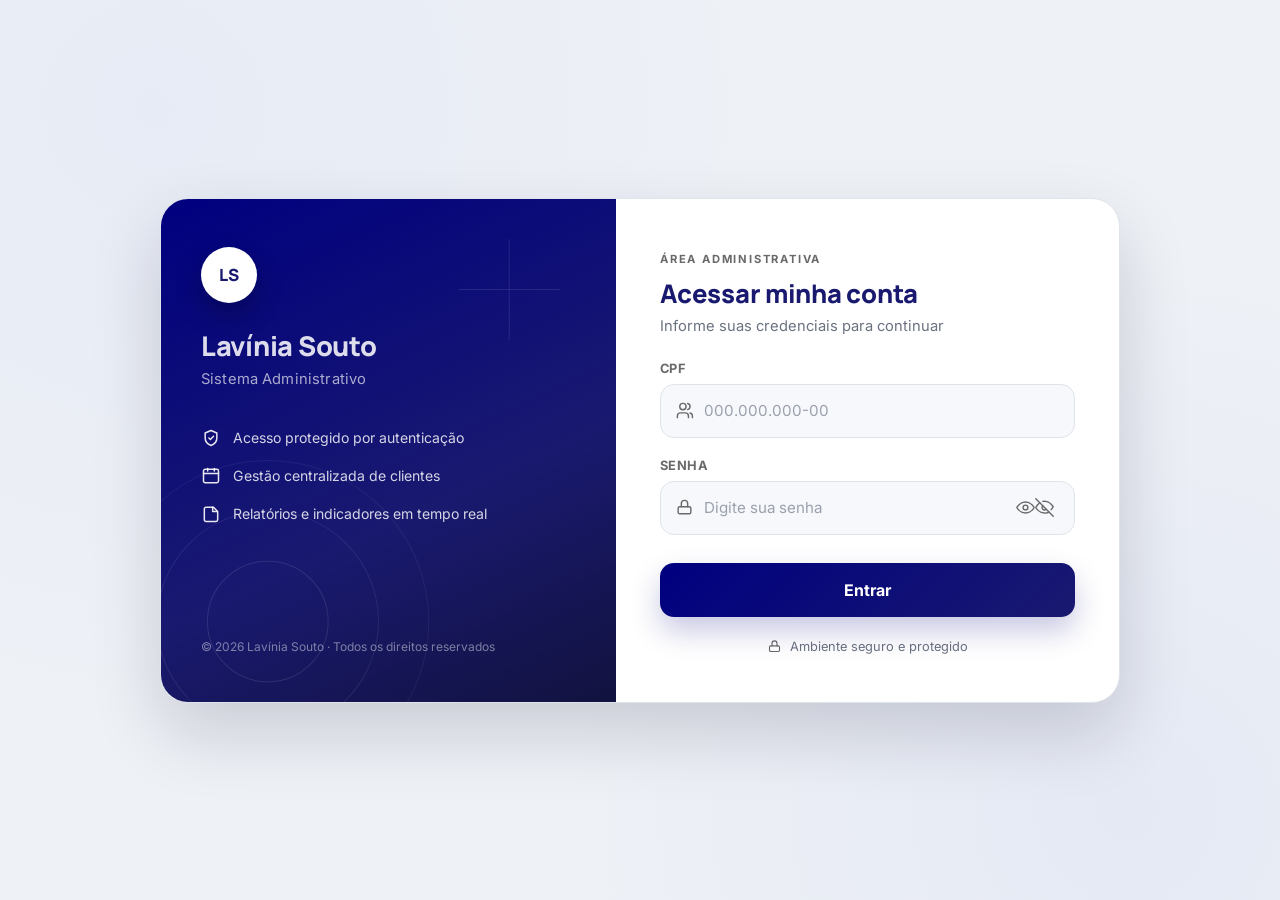
<file: index.html>
<!DOCTYPE html>
<html lang="pt-br">
<head>
    <meta charset="UTF-8">
    <meta name="viewport" content="width=device-width, initial-scale=1.0">
    <title>Lavínia Souto · Login</title>
    <link rel="preconnect" href="https://fonts.googleapis.com">
    <link rel="preconnect" href="https://fonts.gstatic.com" crossorigin>
    <link href="https://fonts.googleapis.com/css2?family=Manrope:wght@600;700;800&family=Inter:wght@400;500;600;700&display=swap" rel="stylesheet">
    <link rel="stylesheet" href="./css/login.css">
</head>
<body class="page-login">
<div class="load" id="load_animation" style="display: none;">
    <div class="animation-loading"></div>
</div>
    <div class="container">
        <div class="auth-shell">

            <!-- Painel de identidade da empresa -->
            <aside class="brand-panel" aria-hidden="true">
                <div class="brand-pattern">
                    <svg viewBox="0 0 400 500" fill="none" xmlns="http://www.w3.org/2000/svg">
                        <circle cx="80" cy="420" r="60" stroke="white" stroke-opacity="0.10" stroke-width="1"/>
                        <circle cx="80" cy="420" r="110" stroke="white" stroke-opacity="0.08" stroke-width="1"/>
                        <circle cx="80" cy="420" r="160" stroke="white" stroke-opacity="0.06" stroke-width="1"/>
                        <path d="M320 40 L320 140 M270 90 L370 90" stroke="white" stroke-opacity="0.10" stroke-width="1"/>
                    </svg>
                </div>

                <div class="brand-content">
                    <div class="brand-mark">LS</div>
                    <h1 class="brand-title">Lavínia Souto</h1>
                    <p class="brand-subtitle">Sistema Administrativo</p>

                    <ul class="brand-features">
                        <li>
                            <svg class="icon" viewBox="0 0 24 24" fill="none" stroke="currentColor" stroke-width="1.8" stroke-linecap="round" stroke-linejoin="round"><path d="M12 3l7 3v6c0 4.5-3 7.5-7 9-4-1.5-7-4.5-7-9V6l7-3z"/><path d="M9.5 12l1.8 1.8L15 10"/></svg>
                            <span>Acesso protegido por autenticação</span>
                        </li>
                        <li>
                            <svg class="icon" viewBox="0 0 24 24" fill="none" stroke="currentColor" stroke-width="1.8" stroke-linecap="round" stroke-linejoin="round"><rect x="3" y="4" width="18" height="16" rx="2"/><path d="M3 9h18M8 3v3M16 3v3"/></svg>
                            <span>Gestão centralizada de clientes</span>
                        </li>
                        <li>
                            <svg class="icon" viewBox="0 0 24 24" fill="none" stroke="currentColor" stroke-width="1.8" stroke-linecap="round" stroke-linejoin="round"><path d="M4 19V6a2 2 0 012-2h9l5 5v10a2 2 0 01-2 2H6a2 2 0 01-2-2z"/><path d="M14 4v5h5"/></svg>
                            <span>Relatórios e indicadores em tempo real</span>
                        </li>
                    </ul>
                </div>

                <p class="brand-footer">© 2026 Lavínia Souto &middot; Todos os direitos reservados</p>
            </aside>

            <!-- Formulário de login -->
            <div class="form-panel">
                <form class="form" novalidate>

                    <div class="form-header">
                        <span class="eyebrow">Área administrativa</span>
                        <div class="h2">
                            <h2>Acessar minha conta</h2>
                        </div>
                        <p class="form-subtitle">Informe suas credenciais para continuar</p>
                    </div>

                    <div class="input-cpf" id="inputcpf">
                        <label for="cpf">CPF</label>
                        <div class="input-group">
                            <svg class="icon" viewBox="0 0 24 24" fill="none" stroke="currentColor" stroke-width="1.8" stroke-linecap="round" stroke-linejoin="round"><path d="M17 21v-2a4 4 0 00-4-4H7a4 4 0 00-4 4v2"/><circle cx="10" cy="7" r="4"/><path d="M22 21v-2a4 4 0 00-3-3.87M16 3.13a4 4 0 010 7.75"/></svg>
                            <input
                                type="text"
                                id="cpf"
                                name="cpf"
                                placeholder="000.000.000-00"
                                inputmode="numeric"
                                autocomplete="username"
                                maxlength="14"
                            >
                        </div>
                    </div>

                    <div class="input-senha">
                        <label for="password">Senha</label>
                        <div class="input-group">
                            <svg class="icon" viewBox="0 0 24 24" fill="none" stroke="currentColor" stroke-width="1.8" stroke-linecap="round" stroke-linejoin="round"><rect x="4" y="11" width="16" height="9" rx="2"/><path d="M8 11V7a4 4 0 018 0v4"/></svg>
                            <input
                                type="password"
                                name="password"
                                id="password"
                                placeholder="Digite sua senha"
                                autocomplete="current-password"
                            >
                            <button type="button" class="toggle-password" id="togglePassword" aria-label="Mostrar senha" aria-pressed="false">
                                <svg class="icon icon-eye" viewBox="0 0 24 24" fill="none" stroke="currentColor" stroke-width="1.8" stroke-linecap="round" stroke-linejoin="round"><path d="M1 12s4-7 11-7 11 7 11 7-4 7-11 7-11-7-11-7z"/><circle cx="12" cy="12" r="3"/></svg>
                                <svg class="icon icon-eye-off" viewBox="0 0 24 24" fill="none" stroke="currentColor" stroke-width="1.8" stroke-linecap="round" stroke-linejoin="round" hidden><path d="M17.94 17.94A10.94 10.94 0 0112 19c-7 0-11-7-11-7a20.3 20.3 0 015.06-5.94M9.9 4.24A10.6 10.6 0 0112 4c7 0 11 7 11 7a20.5 20.5 0 01-2.6 3.68M14.12 14.12a3 3 0 11-4.24-4.24"/><path d="M1 1l22 22"/></svg>
                            </button>
                        </div>
                    </div>

                    <div class="btn">
                        <button type="submit" id="btn_enter">
                            <span class="btn-label">Entrar</span>
                            <span class="btn-spinner" aria-hidden="true"></span>
                        </button>
                    </div>

                    <div class="security-note">
                        <svg class="icon" viewBox="0 0 24 24" fill="none" stroke="currentColor" stroke-width="1.8" stroke-linecap="round" stroke-linejoin="round"><rect x="4" y="11" width="16" height="9" rx="2"/><path d="M8 11V7a4 4 0 018 0v4"/></svg>
                        <span>Ambiente seguro e protegido</span>
                    </div>
                </form>
            </div>
        </div>
    </div>

    <!-- Toast notifications -->
    <div class="alerts" role="status" aria-live="polite">
        <div class="alert-erro" id="errologin">
            <svg class="icon" viewBox="0 0 24 24" fill="none" stroke="currentColor" stroke-width="1.8" stroke-linecap="round" stroke-linejoin="round"><circle cx="12" cy="12" r="10"/><path d="M12 8v5M12 16h.01"/></svg>
            <h3>CPF ou senha incorretos!</h3>
        </div>
        <div class="alert-true" id="corretologin">
            <svg class="icon" viewBox="0 0 24 24" fill="none" stroke="currentColor" stroke-width="1.8" stroke-linecap="round" stroke-linejoin="round"><path d="M22 11.08V12a10 10 0 11-5.93-9.14"/><path d="M22 4L12 14.01l-3-3"/></svg>
            <h3>Sucesso!</h3>
        </div>
        <div class="alert-servidor" id="erroservidor">
            <svg class="icon" viewBox="0 0 24 24" fill="none" stroke="currentColor" stroke-width="1.8" stroke-linecap="round" stroke-linejoin="round"><path d="M10.29 3.86L1.82 18a2 2 0 001.71 3h16.94a2 2 0 001.71-3L13.71 3.86a2 2 0 00-3.42 0z"/><path d="M12 9v4M12 17h.01"/></svg>
            <h3>Erro no servidor!</h3>
        </div>
    </div>

    <!-- Lógica de autenticação original: NÃO alterada -->
    <script type="module" src="./js-public/login.js"></script>

    <!-- Aprimoramentos visuais (não interfere na lógica de login): máscara de CPF, mostrar/ocultar senha, estado de loading do botão -->
</body>
</html>
</file>
<file: css/login.css>
/* =========================================================
   LAVÍNIA SOUTO · LOGIN ADMINISTRATIVO
   Design executivo, clean, com identidade corporativa
========================================================= */

/* -------------------- RESET -------------------- */
*,
*::before,
*::after {
    margin: 0;
    padding: 0;
    box-sizing: border-box;
}

html {
    -webkit-text-size-adjust: 100%;
}

button {
    font: inherit;
    color: inherit;
    background: none;
    border: none;
    cursor: pointer;
}

input {
    font: inherit;
    color: inherit;
}

ul {
    list-style: none;
}

/* -------------------- DESIGN TOKENS -------------------- */
:root {
    /* Paleta corporativa solicitada */
    --navy: #000080;
    --navy-deep: #191970;
    --steel: #696969;
    --white: #ffffff;

    /* Superfícies e neutros derivados */
    --bg-canvas: #eef1f6;
    --surface: #ffffff;
    --surface-soft: #f7f8fb;
    --border: #dfe3ea;

    --text-primary: #1c2333;
    --text-muted: #6b7280;
    --text-on-navy: rgba(255, 255, 255, 0.86);

    /* Estados de alerta (discretos, alinhados à paleta) */
    --success: #196c46;
    --success-bg: #eefaf3;
    --danger: #b3261e;
    --danger-bg: #fdf1f0;
    --warning: #7a5b00;
    --warning-bg: #fbf6e8;

    /* Escala e forma */
    --radius-xl: 28px;
    --radius-lg: 18px;
    --radius-md: 14px;
    --radius-sm: 10px;

    --shadow-elevated: 0 30px 70px rgba(10, 12, 40, 0.16);
    --shadow-soft: 0 10px 24px rgba(10, 12, 40, 0.06);

    --font-display: "Manrope", "Segoe UI", sans-serif;
    --font-body: "Inter", "Segoe UI", Arial, sans-serif;
}

/* -------------------- BASE -------------------- */
body.page-login {
    min-height: 100vh;
    font-family: var(--font-body);
    color: var(--text-primary);
    background: radial-gradient(circle at 12% 12%, #e7ebf5 0%, transparent 45%),
                radial-gradient(circle at 88% 90%, #e5e9f4 0%, transparent 40%),
                var(--bg-canvas);
    display: flex;
    align-items: center;
    justify-content: center;
    padding: 32px 20px;
}

.page-login .container {
    width: 100%;
    display: flex;
    justify-content: center;
}

/* -------------------- CARD PRINCIPAL -------------------- */
.auth-shell {
    width: min(960px, 100%);
    display: grid;
    grid-template-columns: 0.95fr 1.05fr;
    background: var(--surface);
    border-radius: var(--radius-xl);
    overflow: hidden;
    box-shadow: var(--shadow-elevated);
    border: 1px solid var(--border);
    animation: rise 0.7s cubic-bezier(0.22, 1, 0.36, 1);
}

@keyframes rise {
    from { opacity: 0; transform: translateY(28px); }
    to   { opacity: 1; transform: translateY(0); }
}

/* -------------------- PAINEL DE MARCA -------------------- */
.brand-panel {
    position: relative;
    padding: 48px 40px;
    background: linear-gradient(155deg, var(--navy) 0%, var(--navy-deep) 60%, #12123f 100%);
    color: var(--text-on-navy);
    display: flex;
    flex-direction: column;
    justify-content: space-between;
    overflow: hidden;
}

.brand-pattern {
    position: absolute;
    inset: 0;
    pointer-events: none;
}

.brand-pattern svg {
    width: 100%;
    height: 100%;
}

.brand-content {
    position: relative;
    z-index: 1;
}

.brand-mark {
    width: 56px;
    height: 56px;
    border-radius: 50%;
    display: grid;
    place-items: center;
    font-family: var(--font-display);
    font-weight: 800;
    font-size: 1.05rem;
    letter-spacing: 0.02em;
    color: var(--navy-deep);
    background: var(--white);
    box-shadow: 0 12px 26px rgba(0, 0, 0, 0.25);
    margin-bottom: 24px;
}

.brand-title {
    font-family: var(--font-display);
    font-size: 1.7rem;
    font-weight: 800;
    letter-spacing: -0.01em;
    margin-bottom: 6px;
}

.brand-subtitle {
    font-size: 0.92rem;
    color: rgba(255, 255, 255, 0.65);
    margin-bottom: 40px;
    letter-spacing: 0.01em;
}

.brand-features {
    display: flex;
    flex-direction: column;
    gap: 18px;
}

.brand-features li {
    display: flex;
    align-items: center;
    gap: 12px;
    font-size: 0.88rem;
    color: rgba(255, 255, 255, 0.82);
}

.brand-features .icon {
    width: 20px;
    height: 20px;
    flex-shrink: 0;
    color: rgba(255, 255, 255, 0.9);
}

.brand-footer {
    position: relative;
    z-index: 1;
    font-size: 0.75rem;
    color: rgba(255, 255, 255, 0.45);
}

/* -------------------- PAINEL DO FORMULÁRIO -------------------- */
.form-panel {
    padding: 48px 44px;
    display: flex;
    align-items: center;
}

.form {
    width: 100%;
    display: flex;
    flex-direction: column;
    gap: 20px;
}

.form-header {
    margin-bottom: 6px;
}

.eyebrow {
    display: inline-block;
    text-transform: uppercase;
    letter-spacing: 0.16em;
    font-size: 0.7rem;
    font-weight: 700;
    color: var(--steel);
    margin-bottom: 10px;
}

.page-login .h2 h2 {
    font-family: var(--font-display);
    font-size: 1.6rem;
    font-weight: 800;
    color: var(--navy-deep);
    letter-spacing: -0.01em;
}

.form-subtitle {
    margin-top: 6px;
    font-size: 0.92rem;
    color: var(--text-muted);
}

/* -------------------- CAMPOS -------------------- */
.input-cpf,
.input-senha {
    display: flex;
    flex-direction: column;
    gap: 8px;
}

label {
    font-size: 0.8rem;
    font-weight: 700;
    letter-spacing: 0.03em;
    text-transform: uppercase;
    color: var(--steel);
}

.input-group {
    display: flex;
    align-items: center;
    gap: 10px;
    background: var(--surface-soft);
    border: 1px solid var(--border);
    border-radius: var(--radius-md);
    padding: 0 14px;
    transition: border-color 0.2s ease, box-shadow 0.2s ease, background-color 0.2s ease;
}

.input-group .icon {
    width: 19px;
    height: 19px;
    color: var(--steel);
    flex-shrink: 0;
    transition: color 0.2s ease;
}

.input-group input {
    flex: 1;
    height: 52px;
    border: none;
    background: none;
    outline: none;
    font-size: 0.95rem;
    color: var(--text-primary);
}

.input-group input::placeholder {
    color: #9aa1ad;
}

.input-group:focus-within {
    background: var(--white);
    border-color: var(--navy-deep);
    box-shadow: 0 0 0 4px rgba(25, 25, 112, 0.12);
}

.input-group:focus-within .icon {
    color: var(--navy-deep);
}

.toggle-password {
    display: flex;
    align-items: center;
    justify-content: center;
    padding: 6px;
    border-radius: 8px;
    color: var(--steel);
    transition: color 0.2s ease, background-color 0.2s ease;
}

.toggle-password:hover {
    color: var(--navy-deep);
    background: rgba(25, 25, 112, 0.08);
}

.toggle-password .icon {
    width: 19px;
    height: 19px;
}

/* -------------------- BOTÃO -------------------- */
.btn {
    margin-top: 8px;
}

.btn button {
    position: relative;
    width: 100%;
    height: 54px;
    border-radius: var(--radius-md);
    background: linear-gradient(135deg, var(--navy), var(--navy-deep));
    color: var(--white);
    font-size: 1rem;
    font-weight: 700;
    letter-spacing: 0.01em;
    display: flex;
    align-items: center;
    justify-content: center;
    box-shadow: 0 14px 30px rgba(0, 0, 128, 0.22);
    transition: transform 0.2s ease, box-shadow 0.2s ease, opacity 0.2s ease;
}

.btn button:hover {
    transform: translateY(-2px);
    box-shadow: 0 18px 36px rgba(0, 0, 128, 0.3);
}

.btn button:active {
    transform: translateY(0) scale(0.99);
}

.btn button:focus-visible {
    outline: 3px solid rgba(37, 99, 235, 0.5);
    outline-offset: 2px;
}

.btn-spinner {
    display: none;
    width: 18px;
    height: 18px;
    margin-left: 10px;
    border-radius: 50%;
    border: 2.5px solid rgba(255, 255, 255, 0.4);
    border-top-color: var(--white);
    animation: spin 0.7s linear infinite;
}

.btn button.is-loading {
    pointer-events: none;
    opacity: 0.9;
}

.btn button.is-loading .btn-spinner {
    display: inline-block;
}

.btn button.is-loading .btn-label {
    opacity: 0.85;
}

@keyframes spin {
    to { transform: rotate(360deg); }
}

/* -------------------- NOTA DE SEGURANÇA -------------------- */
.security-note {
    display: flex;
    align-items: center;
    justify-content: center;
    gap: 8px;
    font-size: 0.8rem;
    color: var(--text-muted);
    margin-top: 2px;
}

.security-note .icon {
    width: 15px;
    height: 15px;
    color: var(--steel);
}

/* -------------------- TOASTS -------------------- */
.alerts {
    position: fixed;
    top: 24px;
    right: 24px;
    z-index: 1000;
    display: flex;
    flex-direction: column;
    gap: 12px;
    pointer-events: none;
}

.alert-erro,
.alert-true,
.alert-servidor {
    display: none;
    align-items: flex-start;
    gap: 12px;
    width: 300px;
    max-width: calc(100vw - 48px);
    padding: 16px 18px;
    border-radius: var(--radius-sm);
    background: var(--white);
    box-shadow: var(--shadow-elevated);
    border-left: 4px solid transparent;
    animation: toast-in 0.35s ease;
    pointer-events: auto;
}

@keyframes toast-in {
    from { opacity: 0; transform: translateX(24px); }
    to   { opacity: 1; transform: translateX(0); }
}

.alert-erro .icon,
.alert-true .icon,
.alert-servidor .icon {
    width: 20px;
    height: 20px;
    flex-shrink: 0;
    margin-top: 1px;
}

.alert-erro h3,
.alert-true h3,
.alert-servidor h3 {
    font-size: 0.88rem;
    font-weight: 600;
    line-height: 1.4;
}

.alert-erro {
    border-left-color: var(--danger);
    background: var(--danger-bg);
    color: var(--danger);
}

.alert-true {
    border-left-color: var(--success);
    background: var(--success-bg);
    color: var(--success);
}

.alert-servidor {
    border-left-color: var(--warning);
    background: var(--warning-bg);
    color: var(--warning);
}

/* -------------------- RESPONSIVO -------------------- */
@media (max-width: 880px) {
    .auth-shell {
        grid-template-columns: 1fr;
    }

    .brand-panel {
        padding: 32px 32px 28px;
        flex-direction: row;
        align-items: center;
        justify-content: flex-start;
        gap: 16px;
    }

    .brand-mark {
        margin-bottom: 0;
    }

    .brand-title {
        font-size: 1.3rem;
        margin-bottom: 2px;
    }

    .brand-subtitle {
        margin-bottom: 0;
    }

    .brand-features,
    .brand-footer {
        display: none;
    }

    .form-panel {
        padding: 36px 32px 40px;
    }
}

@media (max-width: 480px) {
    body.page-login {
        padding: 16px;
    }

    .auth-shell {
        border-radius: var(--radius-lg);
    }

    .brand-panel {
        padding: 26px 24px;
    }

    .form-panel {
        padding: 30px 22px 34px;
    }

    .page-login .h2 h2 {
        font-size: 1.4rem;
    }

    .alerts {
        top: 16px;
        right: 16px;
        left: 16px;
    }

    .alert-erro,
    .alert-true,
    .alert-servidor {
        width: 100%;
    }
}

/* -------------------- ACESSIBILIDADE -------------------- */
:focus-visible {
    outline: 3px solid rgba(37, 99, 235, 0.5);
    outline-offset: 2px;
}

@media (prefers-reduced-motion: reduce) {
    *,
    *::before,
    *::after {
        animation-duration: 0.001ms !important;
        transition-duration: 0.001ms !important;
    }
}
.load {
    display: flex;
    width: 100%;
    height: 100vh;
    background-color: white;
    opacity: 0.8;
    display: flex;
    align-items: center;
    justify-content: center;
}

/* ================= LOADING ================= */

.load {
    position: fixed;
    inset: 0;
    width: 100%;
    height: 100vh;

    display: flex;
    align-items: center;
    justify-content: center;

    background: rgba(255, 255, 255, 0.85);
    backdrop-filter: blur(4px);

    z-index: 9999;
}

.animation-loading {
    width: 70px;
    height: 70px;
    border: 6px solid #d9d9d9;
    border-top-color: var(--navy);
    border-radius: 50%;

    animation: girando 0.8s linear infinite;
}

@keyframes girando {
    from {
        transform: rotate(0deg);
    }
    to {
        transform: rotate(360deg);
    }
}
</file>
<file: css/admin-cadastro.css>
/* ==========================================================================
   DESIGN SYSTEM & VARIABLES (SAAS PREMIUM THEME)
   ========================================================================== */
:root {
  /* Color Palette - Neutrals */
  --bg-app: #f8fafc;
  --surface: #ffffff;
  --surface-muted: #f1f5f9;
  --surface-hover: #e2e8f0;

  /* Color Palette - Primary Accent (SaaS Dark Blue / Slate) */
  --primary-50: #eff6ff;
  --primary-100: #dbeafe;
  --primary-500: #3b82f6;
  --primary-600: #2563eb;
  --primary-700: #1d4ed8;
  --primary-800: #1e40af;
  --primary-900: #0f172a;

  /* Sidebar Gradient / Colors */
  --sidebar-bg-start: #0f172a;
  --sidebar-bg-end: #1e293b;
  --sidebar-border: rgba(255, 255, 255, 0.08);
  --sidebar-text: #94a3b8;
  --sidebar-text-active: #ffffff;
  --sidebar-item-hover: rgba(255, 255, 255, 0.06);
  --sidebar-item-active: rgba(255, 255, 255, 0.12);

  /* Functional Colors */
  --text-main: #0f172a;
  --text-muted: #64748b;
  --border-color: #e2e8f0;
  --border-focus: #3b82f6;

  --danger: #ef4444;
  --danger-bg: #fef2f2;
  --success: #10b981;
  --success-bg: #ecfdf5;

  /* Typography */
  --font-sans: 'Inter', -apple-system, BlinkMacSystemFont, "Segoe UI", Roboto, "Helvetica Neue", Arial, sans-serif;

  /* Elevation & Shadows */
  --shadow-xs: 0 1px 2px 0 rgba(0, 0, 0, 0.05);
  --shadow-sm: 0 1px 3px 0 rgba(0, 0, 0, 0.1), 0 1px 2px -1px rgba(0, 0, 0, 0.1);
  --shadow-md: 0 4px 6px -1px rgba(0, 0, 0, 0.1), 0 2px 4px -2px rgba(0, 0, 0, 0.1);
  --shadow-lg: 0 10px 15px -3px rgba(0, 0, 0, 0.1), 0 4px 6px -4px rgba(0, 0, 0, 0.1);
  --shadow-glow: 0 0 20px rgba(37, 99, 235, 0.25);

  /* Radius */
  --radius-sm: 8px;
  --radius-md: 12px;
  --radius-lg: 16px;
  --radius-xl: 24px;
  --radius-full: 9999px;

  /* Transitions */
  --transition-fast: 150ms cubic-bezier(0.4, 0, 0.2, 1);
  --transition-normal: 250ms cubic-bezier(0.4, 0, 0.2, 1);
}

/* ==========================================================================
   BASE & RESET
   ========================================================================== */
*, *::before, *::after {
  box-sizing: border-box;
  margin: 0;
  padding: 0;
}

body {
  font-family: var(--font-sans);
  background-color: var(--bg-app);
  color: var(--text-main);
  line-height: 1.5;
  -webkit-font-smoothing: antialiased;
  -moz-osx-font-smoothing: grayscale;
}

a {
  color: inherit;
  text-decoration: none;
}

body.modal-open {
  overflow: hidden;
}

/* ==========================================================================
   LAYOUT SHELL
   ========================================================================== */
.app-shell {
  min-height: 100vh;
  display: flex;
  background-color: var(--bg-app);
}

/* ==========================================================================
   SIDEBAR COMPONENT
   ========================================================================== */
.sidebar {
  position: fixed;
  inset: 0 auto 0 0;
  width: 280px;
  background: linear-gradient(180deg, var(--sidebar-bg-start) 0%, var(--sidebar-bg-end) 100%);
  border-right: 1px solid var(--sidebar-border);
  color: var(--sidebar-text);
  padding: 24px 16px;
  display: flex;
  flex-direction: column;
  gap: 24px;
  z-index: 30;
  transition: transform var(--transition-normal);
  box-shadow: 4px 0 24px rgba(0, 0, 0, 0.12);
}

.sidebar-header {
  display: flex;
  align-items: center;
  justify-content: space-between;
  padding: 0 8px;
}

.brand {
  display: flex;
  align-items: center;
  gap: 12px;
}

.brand-icon {
  width: 42px;
  height: 42px;
  border-radius: var(--radius-md);
  display: grid;
  place-items: center;
  background: linear-gradient(135deg, var(--primary-600), var(--primary-800));
  color: #ffffff;
  font-size: 1.1rem;
  box-shadow: var(--shadow-glow);
}

.brand strong {
  display: block;
  color: #ffffff;
  font-size: 0.95rem;
  font-weight: 600;
  letter-spacing: -0.01em;
}

.brand span {
  color: var(--sidebar-text);
  font-size: 0.78rem;
  font-weight: 400;
}

/* Navigation Links */
.sidebar-nav {
  display: flex;
  flex-direction: column;
  gap: 4px;
}

.nav-link {
  border: 0;
  background: transparent;
  color: var(--sidebar-text);
  text-align: left;
  padding: 10px 14px;
  border-radius: var(--radius-md);
  display: flex;
  align-items: center;
  gap: 12px;
  font-size: 0.9rem;
  font-weight: 500;
  cursor: pointer;
  transition: all var(--transition-fast);
}

.nav-link:hover {
  background: var(--sidebar-item-hover);
  color: var(--sidebar-text-active);
  transform: translateX(3px);
}

.nav-link.active {
  background: var(--sidebar-item-active);
  color: #ffffff;
  font-weight: 600;
  box-shadow: inset 0 0 0 1px rgba(255, 255, 255, 0.1);
}

/* Sidebar Footer Widget */
.sidebar-footer {
  margin-top: auto;
  padding: 16px;
  border-radius: var(--radius-md);
  background: rgba(255, 255, 255, 0.03);
  border: 1px solid var(--sidebar-border);
  color: var(--sidebar-text);
  font-size: 0.82rem;
  backdrop-filter: blur(4px);
}

.sidebar-footer strong {
  display: block;
  color: #ffffff;
  margin-bottom: 4px;
  font-size: 0.88rem;
}

/* ==========================================================================
   MAIN CONTENT AREA
   ========================================================================== */
.main-panel {
  flex: 1;
  margin-left: 280px;
  min-height: 100vh;
  padding: 32px 36px;
  transition: margin var(--transition-normal);
}

/* Topbar Header */
.topbar {
  display: flex;
  align-items: center;
  justify-content: space-between;
  gap: 16px;
  margin-bottom: 28px;
  padding: 14px 24px;
  border-radius: var(--radius-lg);
  background: rgba(255, 255, 255, 0.75);
  backdrop-filter: blur(12px);
  -webkit-backdrop-filter: blur(12px);
  border: 1px solid rgba(255, 255, 255, 0.8);
  box-shadow: var(--shadow-sm);
  position: sticky;
  top: 16px;
  z-index: 10;
}

.topbar-left {
  display: flex;
  align-items: center;
  gap: 12px;
}

.topbar-actions {
  display: flex;
  gap: 10px;
  align-items: center;
  flex-wrap: wrap;
}

.mobile-toggle {
  display: none;
  border: 1px solid var(--border-color);
  width: 40px;
  height: 40px;
  border-radius: var(--radius-sm);
  background: var(--surface);
  color: var(--text-main);
  cursor: pointer;
  transition: background var(--transition-fast);
}

.mobile-toggle:hover {
  background: var(--surface-muted);
}

.eyebrow {
  margin: 0 0 2px;
  text-transform: uppercase;
  letter-spacing: 0.08em;
  color: var(--text-muted);
  font-size: 0.68rem;
  font-weight: 700;
}

.back-btn {
  display: inline-flex;
  align-items: center;
  gap: 8px;
  padding: 8px 16px;
  border-radius: var(--radius-full);
  background: var(--surface);
  border: 1px solid var(--border-color);
  color: var(--text-main);
  font-size: 0.85rem;
  font-weight: 600;
  box-shadow: var(--shadow-xs);
  transition: all var(--transition-fast);
}

.back-btn:hover {
  background: var(--surface-muted);
  border-color: #cbd5e1;
  transform: translateY(-1px);
}

/* ==========================================================================
   PAGE CONTENT & CARDS
   ========================================================================== */
.page-content {
  display: grid;
  grid-template-columns: 1.15fr 0.85fr;
  gap: 24px;
}

.panel-card {
  background: var(--surface);
  border: 1px solid var(--border-color);
  border-radius: var(--radius-xl);
  box-shadow: var(--shadow-sm);
  padding: 28px;
  transition: box-shadow var(--transition-normal);
}

.panel-card:hover {
  box-shadow: var(--shadow-md);
}

.panel-header {
  display: flex;
  justify-content: space-between;
  align-items: center;
  gap: 16px;
  margin-bottom: 24px;
  padding-bottom: 16px;
  border-bottom: 1px solid var(--surface-muted);
}

.panel-header h2 {
  font-size: 1.15rem;
  font-weight: 700;
  color: var(--text-main);
  letter-spacing: -0.01em;
}

/* ==========================================================================
   FORMS & INPUTS (PREMIUM STYLE)
   ========================================================================== */
.register-form {
  display: grid;
  gap: 18px;
}

.field-card {
  background: transparent;
  border: none;
  padding: 0;
}

.field-card label {
  display: block;
  font-size: 0.82rem;
  font-weight: 600;
  color: var(--text-main);
  margin-bottom: 6px;
  text-transform: capitalize;
}

.input-wrap {
  display: flex;
  align-items: center;
  gap: 10px;
  border: 1px solid var(--border-color);
  border-radius: var(--radius-md);
  background: var(--surface);
  padding: 10px 14px;
  box-shadow: var(--shadow-xs);
  transition: all var(--transition-fast);
}

.input-wrap:focus-within {
  border-color: var(--border-focus);
  box-shadow: 0 0 0 3px rgba(59, 130, 246, 0.15);
}

.input-wrap i {
  color: var(--text-muted);
  font-size: 0.95rem;
}

.input-wrap input {
  border: 0;
  outline: 0;
  width: 100%;
  background: transparent;
  font-family: inherit;
  font-size: 0.9rem;
  color: var(--text-main);
}

.input-wrap input::placeholder {
  color: #94a3b8;
}

/* Form Buttons */
.form-actions {
  display: flex;
  justify-content: flex-end;
  margin-top: 8px;
}

.submit-btn {
  border: 0;
  border-radius: var(--radius-md);
  padding: 10px 20px;
  background: linear-gradient(135deg, var(--primary-600) 0%, var(--primary-700) 100%);
  color: #ffffff;
  cursor: pointer;
  font-size: 0.88rem;
  font-weight: 600;
  display: inline-flex;
  align-items: center;
  gap: 8px;
  box-shadow: 0 2px 4px rgba(37, 99, 235, 0.2);
  transition: all var(--transition-fast);
}

.submit-btn:hover {
  background: linear-gradient(135deg, var(--primary-500) 0%, var(--primary-600) 100%);
  box-shadow: 0 4px 12px rgba(37, 99, 235, 0.3);
  transform: translateY(-1px);
}

.submit-btn:active {
  transform: translateY(0);
}

.submit-btn:disabled {
  background: #cbd5e1;
  cursor: not-allowed;
  box-shadow: none;
  transform: none;
}

/* Form Alert Messages */
.message {
  min-height: 20px;
  margin-top: 8px;
  font-size: 0.82rem;
  font-weight: 500;
  border-radius: var(--radius-sm);
}

.message.success {
  color: var(--success);
  background: var(--success-bg);
  padding: 8px 12px;
  border: 1px solid rgba(16, 185, 129, 0.2);
}

.message.error {
  color: var(--danger);
  background: var(--danger-bg);
  padding: 8px 12px;
  border: 1px solid rgba(239, 68, 68, 0.2);
}

/* ==========================================================================
   LISTS & DATA ITEMS
   ========================================================================== */
.clients-list {
  display: flex;
  flex-direction: column;
  gap: 12px;
}

.client-item {
  display: flex;
  justify-content: space-between;
  align-items: center;
  gap: 12px;
  padding: 14px 16px;
  border-radius: var(--radius-md);
  background: var(--surface);
  border: 1px solid var(--border-color);
  box-shadow: var(--shadow-xs);
  transition: all var(--transition-fast);
}

.client-item:hover {
  border-color: #cbd5e1;
  background: var(--surface-muted);
  transform: translateX(2px);
}

.client-item strong {
  display: block;
  font-size: 0.9rem;
  font-weight: 600;
  color: var(--text-main);
  margin-bottom: 2px;
}

.client-item span {
  color: var(--text-muted);
  font-size: 0.82rem;
}

/* ==========================================================================
   OVERLAY & RESPONSIVENESS
   ========================================================================== */
.sidebar-overlay {
  display: none;
  position: fixed;
  inset: 0;
  background: rgba(15, 23, 42, 0.6);
  backdrop-filter: blur(4px);
  z-index: 20;
  opacity: 0;
  transition: opacity var(--transition-normal);
}

.sidebar-overlay.active {
  display: block;
  opacity: 1;
}

/* Tablet Layout (<= 900px) */
@media (max-width: 900px) {
  .sidebar {
    transform: translateX(-100%);
  }

  .sidebar.open {
    transform: translateX(0);
  }

  .main-panel {
    margin-left: 0;
    padding: 20px;
  }

  .mobile-toggle {
    display: inline-grid;
    place-items: center;
  }

  .page-content {
    grid-template-columns: 1fr;
  }
}

/* Mobile Layout (<= 640px) */
@media (max-width: 640px) {
  .main-panel {
    padding: 12px;
  }

  .topbar {
    flex-direction: column;
    align-items: stretch;
    padding: 16px;
    gap: 12px;
  }

  .topbar-actions {
    justify-content: space-between;
  }

  .panel-card {
    padding: 18px;
    border-radius: var(--radius-lg);
  }

  .client-item {
    flex-direction: column;
    align-items: flex-start;
    gap: 6px;
  }
}
</file>
<file: admin.css>
/* ==========================================================================
   LAVÍNIA SOUTO · PAINEL ADMINISTRATIVO
   Sistema de gestão previdenciária — CSS puro, sem frameworks.
   Índice:
     1.  Fontes
     2.  Reset
     3.  Variáveis (design tokens)
     4.  Base / Tipografia
     5.  Scrollbar & seleção
     6.  Layout geral (app-shell)
     7.  Sidebar
     8.  Topbar
     9.  Conteúdo / Dashboard
     10. Cards de estatística
     11. Painéis (panel-card)
     12. Toolbar de busca e ordenação
     13. Tabelas
     14. Badges de status (usuário)
     15. Estados: loading, erro, vazio
     16. Botões
     17. Inputs & formulários
     18. Modal — base
     19. Modal — detalhes do cliente
     20. Processos (cards, timeline, badges)
     21. Upload de documentos
     22. Modal — guias (financeiro)
     23. Modal — mensagem WhatsApp
     24. Responsividade
     25. Animações
     26. Acessibilidade & utilitários
     27. Modal Cliente — cabeçalho, container e formulário "Atualizar Dados"
     28. Responsividade — Modal Cliente
     29. Navegação SPA — sections do painel
     30. Abas do prontuário do cliente (client-tabs)
     31. Configurações — controles de tema
     32. Tema claro (data-theme="light")
   ========================================================================== */


/* ==========================================================================
   1. FONTES
   ========================================================================== */

@import url('https://fonts.googleapis.com/css2?family=Inter:wght@400;500;600;700;800&family=JetBrains+Mono:wght@400;500;600&display=swap');


/* ==========================================================================
   2. RESET
   ========================================================================== */

*,
*::before,
*::after {
  box-sizing: border-box;
  margin: 0;
  padding: 0;
}

html {
  -webkit-text-size-adjust: 100%;
  color-scheme: dark;
}

img,
svg {
  display: block;
  max-width: 100%;
}

button,
input,
textarea,
select {
  font: inherit;
  color: inherit;
  background: none;
  border: none;
}

button {
  cursor: pointer;
}

a {
  color: inherit;
  text-decoration: none;
}

ul,
ol {
  list-style: none;
}

table {
  border-collapse: collapse;
  width: 100%;
}


/* ==========================================================================
   3. VARIÁVEIS (DESIGN TOKENS)
   ========================================================================== */

:root {
  /* --- Superfícies --- */
  --bg-app: #090d14;
  --bg-sidebar: #0b0f17;
  --bg-surface: #121826;
  --bg-surface-raised: #161e2e;
  --bg-surface-hover: #1c2536;
  --bg-input: #0d1320;
  --bg-overlay: rgba(5, 8, 14, 0.72);

  /* --- Bordas --- */
  --border-subtle: #1c2433;
  --border-default: #2a3448;
  --border-strong: #3a4560;

  /* --- Texto --- */
  --text-primary: #f4f6fb;
  --text-secondary: #94a3b8;
  --text-tertiary: #5b6a84;
  --text-inverse: #0b0f17;

  /* --- Marca / acento --- */
  --accent: #3b82f6;
  --accent-hover: #2563eb;
  --accent-active: #1d4ed8;
  --accent-soft: rgba(59, 130, 246, 0.14);
  --accent-soft-border: rgba(59, 130, 246, 0.32);

  --accent-2: #6366f1;
  --accent-2-soft: rgba(99, 102, 241, 0.14);

  /* --- Estados semânticos --- */
  --success: #22c55e;
  --success-soft: rgba(34, 197, 94, 0.14);
  --success-border: rgba(34, 197, 94, 0.3);

  --danger: #f43f5e;
  --danger-hover: #e11d48;
  --danger-soft: rgba(244, 63, 94, 0.14);
  --danger-border: rgba(244, 63, 94, 0.32);

  --warning: #f59e0b;
  --warning-soft: rgba(245, 158, 11, 0.15);
  --warning-border: rgba(245, 158, 11, 0.32);

  --info: #38bdf8;
  --info-soft: rgba(56, 189, 248, 0.14);

  /* --- Tipografia --- */
  --font-sans: 'Inter', -apple-system, BlinkMacSystemFont, 'Segoe UI', sans-serif;
  --font-mono: 'JetBrains Mono', 'SFMono-Regular', Menlo, Consolas, monospace;

  /* --- Escala de raio --- */
  --r-sm: 8px;
  --r-md: 12px;
  --r-lg: 16px;
  --r-xl: 20px;
  --r-full: 999px;

  /* --- Sombras --- */
  --shadow-sm: 0 1px 2px rgba(0, 0, 0, 0.35);
  --shadow-md: 0 8px 24px -8px rgba(0, 0, 0, 0.5);
  --shadow-lg: 0 24px 64px -16px rgba(0, 0, 0, 0.65);
  --shadow-glow: 0 0 0 1px var(--accent-soft-border), 0 0 24px -4px rgba(59, 130, 246, 0.35);

  /* --- Transições --- */
  --ease: cubic-bezier(0.4, 0, 0.2, 1);
  --t-fast: 120ms var(--ease);
  --t-base: 200ms var(--ease);
  --t-slow: 320ms var(--ease);

  /* --- Layout --- */
  --sidebar-w: 264px;
  --topbar-h: 72px;
}


/* ==========================================================================
   4. BASE / TIPOGRAFIA
   ========================================================================== */

body {
  font-family: var(--font-sans);
  background:
    radial-gradient(1200px 600px at 12% -10%, rgba(59, 130, 246, 0.08), transparent 60%),
    var(--bg-app);
  color: var(--text-primary);
  font-size: 14px;
  line-height: 1.5;
  min-height: 100vh;
  -webkit-font-smoothing: antialiased;
  transition: background var(--t-slow), color var(--t-slow);
}

h1, h2, h3, h4 {
  font-weight: 700;
  letter-spacing: -0.01em;
  color: var(--text-primary);
}

.eyebrow {
  font-size: 11.5px;
  font-weight: 600;
  letter-spacing: 0.08em;
  text-transform: uppercase;
  color: var(--text-tertiary);
  margin-bottom: 4px;
}


/* ==========================================================================
   5. SCROLLBAR & SELEÇÃO
   ========================================================================== */

::selection {
  background: var(--accent-soft-border);
  color: var(--text-primary);
}

::-webkit-scrollbar {
  width: 10px;
  height: 10px;
}

::-webkit-scrollbar-track {
  background: transparent;
}

::-webkit-scrollbar-thumb {
  background: var(--border-strong);
  border-radius: var(--r-full);
  border: 2px solid var(--bg-app);
}

::-webkit-scrollbar-thumb:hover {
  background: var(--text-tertiary);
}


/* ==========================================================================
   6. LAYOUT GERAL
   ========================================================================== */

.app-shell {
  display: flex;
  min-height: 100vh;
}

.main-panel {
  flex: 1;
  min-width: 0;
  display: flex;
  flex-direction: column;
  margin-left: var(--sidebar-w);
}

.page-content {
  padding: 28px 32px 64px;
  display: flex;
  flex-direction: column;
  gap: 24px;
  max-width: 1400px;
  width: 100%;
  margin: 0 auto;
}


/* ==========================================================================
   7. SIDEBAR
   ========================================================================== */

.sidebar {
  position: fixed;
  top: 0;
  left: 0;
  bottom: 0;
  width: var(--sidebar-w);
  background: var(--bg-sidebar);
  border-right: 1px solid var(--border-subtle);
  display: flex;
  flex-direction: column;
  z-index: 40;
  transition: transform var(--t-slow), background var(--t-slow), border-color var(--t-slow);
}

.sidebar-header {
  padding: 22px 20px;
  border-bottom: 1px solid var(--border-subtle);
}

.brand {
  display: flex;
  align-items: center;
  gap: 12px;
}

.brand-icon {
  width: 38px;
  height: 38px;
  flex-shrink: 0;
  border-radius: var(--r-md);
  display: flex;
  align-items: center;
  justify-content: center;
  background: linear-gradient(145deg, var(--accent), var(--accent-2));
  color: #fff;
  font-size: 16px;
  box-shadow: 0 6px 16px -6px rgba(59, 130, 246, 0.55);
}

.brand strong {
  display: block;
  font-size: 15px;
  font-weight: 700;
  color: var(--text-primary);
  letter-spacing: -0.01em;
}

.brand span {
  display: block;
  font-size: 11.5px;
  color: var(--text-tertiary);
  font-weight: 500;
  letter-spacing: 0.03em;
  text-transform: uppercase;
  margin-top: 1px;
}

.sidebar-nav {
  flex: 1;
  padding: 16px 12px;
  display: flex;
  flex-direction: column;
  gap: 2px;
  overflow-y: auto;
}

.nav-link {
  display: flex;
  align-items: center;
  gap: 12px;
  padding: 10px 12px;
  border-radius: var(--r-sm);
  color: var(--text-secondary);
  font-size: 13.5px;
  font-weight: 500;
  transition: background var(--t-fast), color var(--t-fast);
  position: relative;
}

.nav-link i {
  width: 16px;
  text-align: center;
  font-size: 14px;
  color: var(--text-tertiary);
  transition: color var(--t-fast);
}

.nav-link:hover {
  background: var(--bg-surface-hover);
  color: var(--text-primary);
}

.nav-link:hover i {
  color: var(--text-secondary);
}

.nav-link.active {
  background: var(--accent-soft);
  color: #cfe0ff;
}

.nav-link.active i {
  color: var(--accent);
}

.nav-link.active::before {
  content: '';
  position: absolute;
  left: -12px;
  top: 50%;
  transform: translateY(-50%);
  width: 3px;
  height: 18px;
  border-radius: var(--r-full);
  background: var(--accent);
}

.sidebar-footer {
  padding: 16px 20px 20px;
  border-top: 1px solid var(--border-subtle);
}

.sidebar-footer strong {
  display: block;
  font-size: 12.5px;
  color: var(--text-primary);
  margin-bottom: 3px;
}

.sidebar-footer span {
  display: block;
  font-size: 12px;
  color: var(--text-tertiary);
  line-height: 1.5;
}

.sidebar-overlay {
  display: none;
  position: fixed;
  inset: 0;
  background: var(--bg-overlay);
  backdrop-filter: blur(2px);
  z-index: 35;
  opacity: 0;
  transition: opacity var(--t-slow);
}


/* ==========================================================================
   8. TOPBAR
   ========================================================================== */

.topbar {
  position: sticky;
  top: 0;
  z-index: 20;
  height: var(--topbar-h);
  display: flex;
  align-items: center;
  justify-content: space-between;
  gap: 16px;
  padding: 0 32px;
  background: rgba(9, 13, 20, 0.78);
  backdrop-filter: blur(14px);
  border-bottom: 1px solid var(--border-subtle);
}

.topbar-left {
  display: flex;
  align-items: center;
  gap: 14px;
  min-width: 0;
}

.topbar-left h1 {
  font-size: 19px;
  line-height: 1.2;
}

.topbar-left .eyebrow {
  margin-bottom: 2px;
}

.mobile-toggle {
  display: none;
  width: 36px;
  height: 36px;
  align-items: center;
  justify-content: center;
  border-radius: var(--r-sm);
  border: 1px solid var(--border-default);
  background: var(--bg-surface);
  color: var(--text-secondary);
  flex-shrink: 0;
  transition: background var(--t-fast), color var(--t-fast);
}

.mobile-toggle:hover {
  background: var(--bg-surface-hover);
  color: var(--text-primary);
}

.topbar-actions {
  display: flex;
  align-items: center;
  gap: 10px;
  flex-shrink: 0;
}


/* ==========================================================================
   9. CONTEÚDO / DASHBOARD
   ========================================================================== */

.hero-grid {
  display: grid;
  grid-template-columns: repeat(3, 1fr);
  gap: 16px;
}


/* ==========================================================================
   10. CARDS DE ESTATÍSTICA
   ========================================================================== */

.stat-card {
  background: var(--bg-surface);
  border: 1px solid var(--border-subtle);
  border-radius: var(--r-lg);
  padding: 20px 22px;
  display: flex;
  flex-direction: column;
  gap: 6px;
  transition: border-color var(--t-base), transform var(--t-base), box-shadow var(--t-base);
}

.stat-card:hover {
  border-color: var(--border-default);
  transform: translateY(-2px);
  box-shadow: var(--shadow-md);
}

.stat-card strong {
  font-size: 30px;
  font-weight: 800;
  letter-spacing: -0.02em;
  font-family: var(--font-mono);
  color: var(--text-primary);
}

.stat-card span {
  font-size: 13px;
  color: var(--text-secondary);
  font-weight: 500;
}

.stat-card-highlight {
  position: relative;
  border-color: var(--accent-soft-border);
  background:
    linear-gradient(155deg, rgba(59, 130, 246, 0.1), rgba(99, 102, 241, 0.04) 60%),
    var(--bg-surface);
  overflow: hidden;
}

.stat-card-highlight::after {
  content: '';
  position: absolute;
  top: -40%;
  right: -20%;
  width: 140px;
  height: 140px;
  border-radius: 50%;
  background: radial-gradient(circle, rgba(59, 130, 246, 0.35), transparent 70%);
  filter: blur(10px);
  animation: pulse-glow 4s ease-in-out infinite;
}

.stat-card-highlight strong {
  font-size: 20px;
  font-family: var(--font-sans);
}

.stat-card-highlight span {
  display: inline-flex;
  align-items: center;
  gap: 6px;
  color: var(--text-tertiary);
}

.stat-card-highlight span i {
  color: var(--accent);
}


/* ==========================================================================
   11. PAINÉIS (panel-card)
   ========================================================================== */

.panel-card {
  background: var(--bg-surface);
  border: 1px solid var(--border-subtle);
  border-radius: var(--r-lg);
  padding: 24px;
  display: flex;
  flex-direction: column;
  gap: 18px;
}

.panel-header {
  display: flex;
  align-items: flex-start;
  justify-content: space-between;
  gap: 16px;
  flex-wrap: wrap;
}

.panel-header h2 {
  font-size: 17px;
}


/* ==========================================================================
   12. TOOLBAR DE BUSCA E ORDENAÇÃO
   ========================================================================== */

.table-toolbar {
  display: flex;
  align-items: center;
  justify-content: space-between;
  gap: 12px;
  flex-wrap: wrap;
}

.search-field {
  position: relative;
  flex: 1;
  min-width: 220px;
  max-width: 380px;
  display: flex;
  align-items: center;
}

.search-field i {
  position: absolute;
  left: 14px;
  font-size: 13px;
  color: var(--text-tertiary);
  pointer-events: none;
}

.search-field input {
  width: 100%;
  height: 40px;
  padding: 0 14px 0 38px;
  background: var(--bg-input);
  border: 1px solid var(--border-default);
  border-radius: var(--r-sm);
  color: var(--text-primary);
  font-size: 13.5px;
  transition: border-color var(--t-fast), box-shadow var(--t-fast), background var(--t-fast);
}

.search-field input::placeholder {
  color: var(--text-tertiary);
}

.search-field input:hover {
  border-color: var(--border-strong);
}

.search-field input:focus {
  outline: none;
  border-color: var(--accent);
  box-shadow: 0 0 0 3px var(--accent-soft);
  background: var(--bg-surface-raised);
}

.sort-btn {
  display: inline-flex;
  align-items: center;
  gap: 8px;
  height: 40px;
  padding: 0 14px;
  border-radius: var(--r-sm);
  border: 1px solid var(--border-default);
  background: var(--bg-input);
  color: var(--text-secondary);
  font-size: 13px;
  font-weight: 500;
  white-space: nowrap;
  transition: border-color var(--t-fast), color var(--t-fast), background var(--t-fast);
}

.sort-btn:hover {
  border-color: var(--border-strong);
  color: var(--text-primary);
  background: var(--bg-surface-hover);
}

.sort-btn i {
  color: var(--text-tertiary);
  font-size: 12px;
}

.sort-indicator {
  font-family: var(--font-mono);
  color: var(--accent);
  font-weight: 700;
}


/* ==========================================================================
   13. TABELAS
   ========================================================================== */

.table-wrapper {
  overflow-x: auto;
  border: 1px solid var(--border-subtle);
  border-radius: var(--r-md);
}

.users-table {
  min-width: 720px;
}

.users-table thead th {
  text-align: left;
  font-size: 11px;
  font-weight: 600;
  letter-spacing: 0.06em;
  text-transform: uppercase;
  color: var(--text-tertiary);
  background: var(--bg-surface-raised);
  padding: 12px 16px;
  border-bottom: 1px solid var(--border-subtle);
  white-space: nowrap;
}

.users-table tbody tr {
  border-bottom: 1px solid var(--border-subtle);
  transition: background var(--t-fast);
}

.users-table tbody tr:last-child {
  border-bottom: none;
}

.users-table tbody tr:hover {
  background: var(--bg-surface-hover);
}

.users-table tbody tr.highlight-never-access {
  background: linear-gradient(90deg, rgba(245, 158, 11, 0.06), transparent 60%);
}

.users-table tbody tr.highlight-never-access:hover {
  background: linear-gradient(90deg, rgba(245, 158, 11, 0.1), var(--bg-surface-hover) 70%);
}

.users-table td {
  padding: 13px 16px;
  font-size: 13.5px;
  color: var(--text-primary);
  vertical-align: middle;
}

.user-name {
  font-weight: 600;
  color: var(--text-primary);
}

.user-email {
  font-size: 12px;
  color: var(--text-tertiary);
  margin-top: 2px;
}

.users-table td:nth-child(3) {
  font-family: var(--font-mono);
  font-size: 12.5px;
  color: var(--text-secondary);
}

.last-login {
  display: inline-flex;
  align-items: center;
  gap: 7px;
  font-size: 12.5px;
  color: var(--text-secondary);
}

.last-login i {
  font-size: 11px;
  color: var(--text-tertiary);
}

.last-login.never-accessed {
  color: var(--warning);
  font-weight: 500;
}

.last-login.never-accessed i {
  color: var(--warning);
}

.actions {
  display: flex;
  align-items: center;
  gap: 6px;
}

.icon-btn,
.delete-btn,
.send-message-btn {
  width: 32px;
  height: 32px;
  display: inline-flex;
  align-items: center;
  justify-content: center;
  border-radius: var(--r-sm);
  border: 1px solid var(--border-default);
  background: var(--bg-input);
  color: var(--text-secondary);
  font-size: 13px;
  transition: all var(--t-fast);
}

.icon-btn:hover {
  border-color: var(--accent-soft-border);
  background: var(--accent-soft);
  color: var(--accent);
  transform: translateY(-1px);
}

.delete-btn:hover {
  border-color: var(--danger-border);
  background: var(--danger-soft);
  color: var(--danger);
  transform: translateY(-1px);
}

.send-message-btn:hover {
  border-color: var(--success-border);
  background: var(--success-soft);
  color: var(--success);
  transform: translateY(-1px);
}


/* ==========================================================================
   14. BADGES DE STATUS (usuário)
   ========================================================================== */

.status-pill {
  display: inline-flex;
  align-items: center;
  gap: 6px;
  padding: 4px 11px;
  border-radius: var(--r-full);
  font-size: 11.5px;
  font-weight: 600;
  letter-spacing: 0.02em;
  background: var(--success-soft);
  color: #6ee7a5;
  border: 1px solid var(--success-border);
}

.status-pill::before {
  content: '';
  width: 6px;
  height: 6px;
  border-radius: 50%;
  background: currentColor;
}

.status-pill.inactive {
  background: var(--danger-soft);
  color: #fca5b3;
  border-color: var(--danger-border);
}


/* ==========================================================================
   15. ESTADOS: LOADING, ERRO, VAZIO
   ========================================================================== */

.empty-state {
  display: flex;
  flex-direction: column;
  align-items: center;
  justify-content: center;
  gap: 12px;
  padding: 64px 24px;
  text-align: center;
  color: var(--text-tertiary);
  border: 1px dashed var(--border-default);
  border-radius: var(--r-md);
}

.empty-state i {
  font-size: 26px;
  color: var(--text-tertiary);
}

.empty-state p {
  font-size: 13.5px;
  color: var(--text-secondary);
  max-width: 320px;
}

.empty-state[aria-busy="true"] i {
  color: var(--accent);
  font-size: 22px;
}

.empty-state-error {
  border-color: var(--danger-border);
  background: var(--danger-soft);
}

.empty-state-error i {
  color: var(--danger);
}

.empty-state-error p {
  color: #fecdd6;
}


/* ==========================================================================
   16. BOTÕES
   ========================================================================== */

button {
  font-family: var(--font-sans);
}

.primary-btn,
.secondary-btn,
.refresh-btn,
.btn,
.btn-primary,
.btn-secondary,
.btn-success,
.btn-danger,
.btn-outline {
  display: inline-flex;
  align-items: center;
  justify-content: center;
  gap: 8px;
  height: 40px;
  padding: 0 18px;
  border-radius: var(--r-sm);
  font-size: 13.5px;
  font-weight: 600;
  white-space: nowrap;
  border: 1px solid transparent;
  transition: background var(--t-fast), border-color var(--t-fast), color var(--t-fast),
              transform var(--t-fast), box-shadow var(--t-fast);
}

.primary-btn,
.btn-primary {
  background: linear-gradient(180deg, var(--accent), var(--accent-hover));
  color: #fff;
  box-shadow: 0 1px 0 rgba(255, 255, 255, 0.08) inset, 0 6px 16px -8px rgba(59, 130, 246, 0.6);
}

.primary-btn:hover,
.btn-primary:hover {
  background: linear-gradient(180deg, var(--accent-hover), var(--accent-active));
  transform: translateY(-1px);
  box-shadow: 0 1px 0 rgba(255, 255, 255, 0.08) inset, 0 10px 22px -8px rgba(59, 130, 246, 0.7);
}

.primary-btn:active,
.btn-primary:active {
  transform: translateY(0);
  background: var(--accent-active);
}

.secondary-btn,
.refresh-btn,
.btn-secondary {
  background: var(--bg-surface-raised);
  color: var(--text-primary);
  border-color: var(--border-default);
}

.secondary-btn:hover,
.refresh-btn:hover,
.btn-secondary:hover {
  background: var(--bg-surface-hover);
  border-color: var(--border-strong);
  transform: translateY(-1px);
}

.secondary-btn:active,
.refresh-btn:active,
.btn-secondary:active {
  transform: translateY(0);
  background: var(--bg-surface);
}

.btn-success {
  background: linear-gradient(180deg, var(--success), #16a34a);
  color: #fff;
}

.btn-success:hover {
  filter: brightness(1.08);
  transform: translateY(-1px);
}

.btn-danger {
  background: linear-gradient(180deg, var(--danger), var(--danger-hover));
  color: #fff;
}

.btn-danger:hover {
  filter: brightness(1.08);
  transform: translateY(-1px);
}

.btn-outline {
  background: transparent;
  color: var(--text-secondary);
  border-color: var(--border-default);
}

.btn-outline:hover {
  color: var(--text-primary);
  border-color: var(--border-strong);
  background: var(--bg-surface-hover);
}

.primary-btn:disabled,
.secondary-btn:disabled,
.btn:disabled,
button:disabled {
  opacity: 0.5;
  cursor: not-allowed;
  transform: none !important;
  box-shadow: none !important;
}

.primary-btn:focus-visible,
.secondary-btn:focus-visible,
.refresh-btn:focus-visible,
.icon-btn:focus-visible,
.delete-btn:focus-visible,
.send-message-btn:focus-visible,
.sort-btn:focus-visible,
.nav-link:focus-visible,
.modal-close:focus-visible,
button:focus-visible {
  outline: 2px solid var(--accent);
  outline-offset: 2px;
}


/* ==========================================================================
   17. INPUTS & FORMULÁRIOS
   ========================================================================== */

input[type="text"],
input[type="email"],
input[type="tel"],
input[type="search"],
input[type="password"],
input[type="date"],
select,
textarea {
  width: 100%;
  height: 42px;
  padding: 0 14px;
  background: var(--bg-input);
  border: 1px solid var(--border-default);
  border-radius: var(--r-sm);
  color: var(--text-primary);
  font-size: 13.5px;
  transition: border-color var(--t-fast), box-shadow var(--t-fast), background var(--t-fast);
}

textarea {
  height: auto;
  padding: 12px 14px;
  resize: vertical;
  line-height: 1.55;
}

input::placeholder,
textarea::placeholder {
  color: var(--text-tertiary);
}

input:hover,
select:hover,
textarea:hover {
  border-color: var(--border-strong);
}

input:focus,
select:focus,
textarea:focus {
  outline: none;
  border-color: var(--accent);
  box-shadow: 0 0 0 3px var(--accent-soft);
  background: var(--bg-surface-raised);
}

input:invalid:not(:placeholder-shown) {
  border-color: var(--danger-border);
}

input[readonly] {
  background: rgba(13, 19, 32, 0.5);
  border-color: var(--border-subtle);
  color: var(--text-tertiary);
  cursor: not-allowed;
}

input[readonly]:hover {
  border-color: var(--border-subtle);
}

select {
  appearance: none;
  background-image: url("data:image/svg+xml,%3Csvg xmlns='http://www.w3.org/2000/svg' width='10' height='6'%3E%3Cpath d='M1 1l4 4 4-4' stroke='%2394a3b8' stroke-width='1.5' fill='none' stroke-linecap='round' stroke-linejoin='round'/%3E%3C/svg%3E");
  background-repeat: no-repeat;
  background-position: right 14px center;
  padding-right: 34px;
}

/* Checkbox customizado (reaproveitado também pelo formulário do prontuário) */
.processo-form-check,
.crm-checkbox-label {
  display: flex;
  align-items: center;
  gap: 9px;
  font-size: 13.5px;
  color: var(--text-secondary);
  cursor: pointer;
  user-select: none;
}

.processo-form-check input[type="checkbox"],
.crm-checkbox-label input[type="checkbox"] {
  appearance: none;
  width: 18px;
  height: 18px;
  flex-shrink: 0;
  border-radius: 5px;
  border: 1px solid var(--border-strong);
  background: var(--bg-input);
  display: inline-flex;
  align-items: center;
  justify-content: center;
  transition: background var(--t-fast), border-color var(--t-fast);
}

.processo-form-check input[type="checkbox"]:checked,
.crm-checkbox-label input[type="checkbox"]:checked {
  background: var(--accent);
  border-color: var(--accent);
}

.processo-form-check input[type="checkbox"]:checked::after,
.crm-checkbox-label input[type="checkbox"]:checked::after {
  content: '\f00c';
  font-family: 'Font Awesome 6 Free';
  font-weight: 900;
  font-size: 10px;
  color: #fff;
}

.processo-form-check input[type="checkbox"]:focus-visible,
.crm-checkbox-label input[type="checkbox"]:focus-visible {
  outline: 2px solid var(--accent);
  outline-offset: 2px;
}

/* Upload de arquivo */
input[type="file"] {
  height: auto;
  padding: 9px 12px;
  font-size: 12.5px;
  color: var(--text-secondary);
  border-style: dashed;
}

input[type="file"]::file-selector-button {
  height: 26px;
  margin-right: 10px;
  padding: 0 12px;
  border-radius: var(--r-sm);
  border: 1px solid var(--border-default);
  background: var(--bg-surface-raised);
  color: var(--text-primary);
  font-size: 12px;
  font-weight: 600;
  cursor: pointer;
  transition: background var(--t-fast);
}

input[type="file"]::file-selector-button:hover {
  background: var(--bg-surface-hover);
}

datalist {
  display: none;
}


/* ==========================================================================
   18. MODAL — BASE
   ========================================================================== */

.modal-overlay {
  position: fixed;
  inset: 0;
  z-index: 100;
  display: flex;
  align-items: center;
  justify-content: center;
  padding: 24px;
  background: var(--bg-overlay);
  backdrop-filter: blur(6px);
  opacity: 0;
  visibility: hidden;
  transition: opacity var(--t-slow), visibility var(--t-slow);
}

.modal-overlay.active {
  opacity: 1;
  visibility: visible;
}

.modal-card {
  position: relative;
  width: 100%;
  max-width: 560px;
  max-height: 88vh;
  overflow-y: auto;
  background: var(--bg-surface);
  border: 1px solid var(--border-default);
  border-radius: var(--r-lg);
  padding: 28px;
  box-shadow: var(--shadow-lg);
  transform: translateY(14px) scale(0.98);
  opacity: 0;
  transition: transform var(--t-slow), opacity var(--t-slow);
}

.modal-overlay.active .modal-card {
  transform: translateY(0) scale(1);
  opacity: 1;
}

.modal-close {
  position: absolute;
  top: 18px;
  right: 18px;
  width: 32px;
  height: 32px;
  border-radius: var(--r-full);
  display: inline-flex;
  align-items: center;
  justify-content: center;
  background: var(--bg-surface-raised);
  border: 1px solid var(--border-default);
  color: var(--text-secondary);
  transition: all var(--t-fast);
  z-index: 2;
}

.modal-close:hover {
  background: var(--danger-soft);
  border-color: var(--danger-border);
  color: var(--danger);
  transform: rotate(90deg);
}

.modal-card h2 {
  font-size: 19px;
  padding-right: 40px;
}

body.modal-open {
  overflow: hidden;
}


/* ==========================================================================
   19. MODAL — DETALHES DO CLIENTE
   ========================================================================== */

.modal-card-cliente {
  /* Ocupa praticamente toda a largura disponível, respeitando as margens
     laterais dadas pelo padding do .modal-overlay. O teto de 1360px segue
     o mesmo limite usado em .page-content, mantendo a mesma escala do
     restante do painel em telas muito largas. */
  max-width: 1360px;
  width: 100%;
}

.detail-grid {
  display: grid;
  grid-template-columns: repeat(auto-fit, minmax(200px, 1fr));
  gap: 14px;
  margin-top: 20px;
}

.detail-item {
  background: var(--bg-surface-raised);
  border: 1px solid var(--border-subtle);
  border-radius: var(--r-sm);
  padding: 11px 14px;
}

.detail-item strong {
  display: block;
  font-size: 10.5px;
  font-weight: 600;
  letter-spacing: 0.06em;
  text-transform: uppercase;
  color: var(--text-tertiary);
  margin-bottom: 5px;
}

.detail-item div {
  font-size: 13.5px;
  color: var(--text-primary);
  font-weight: 500;
  word-break: break-word;
}

.detail-item-full {
  grid-column: 1 / -1;
}

.guias-verify {
  grid-column: 1 / -1;
  margin-top: 2px;
}

.guias-verify .primary-btn {
  width: 100%;
}

/* Divisor entre seções do modal (hr inline no HTML) */
.modal-card hr {
  border: 0;
  border-top: 1px solid var(--border-subtle);
}

.processos-header {
  display: flex;
  align-items: center;
  justify-content: space-between;
  gap: 12px;
  flex-wrap: wrap;
  margin-bottom: 16px;
}

.processos-header h3 {
  font-size: 14.5px;
  display: flex;
  align-items: center;
  gap: 8px;
  color: var(--text-primary);
}

.processos-header h3 i {
  color: var(--accent);
  font-size: 13px;
}


/* ==========================================================================
   20. PROCESSOS — FORMULÁRIO, CARDS, TIMELINE, BADGES
   ========================================================================== */

.processo-form,
.crm-card-form {
  background: var(--bg-surface-raised);
  border: 1px solid var(--border-default);
  border-radius: var(--r-md);
  padding: 16px;
  margin-bottom: 16px;
  animation: slide-down var(--t-slow);
}

.processo-form-grid {
  display: grid;
  grid-template-columns: 1.4fr 1fr auto;
  gap: 10px;
  align-items: center;
}

.processos-vazio {
  display: flex;
  align-items: center;
  justify-content: center;
  gap: 8px;
  padding: 32px 16px;
  color: var(--text-tertiary);
  font-size: 13px;
  text-align: center;
}

.processos-erro {
  color: var(--danger);
}

.listaProcessos,
#listaProcessos,
.crm-processos-container {
  display: flex;
  flex-direction: column;
  gap: 12px;
}

.processo-card {
  background: var(--bg-surface-raised);
  border: 1px solid var(--border-subtle);
  border-radius: var(--r-md);
  padding: 16px 18px;
  display: flex;
  flex-direction: column;
  gap: 14px;
  transition: border-color var(--t-base), background var(--t-base);
}

.processo-card:hover {
  border-color: var(--border-default);
  background: var(--bg-surface-hover);
}

.processo-cabecalho {
  display: flex;
  align-items: center;
  justify-content: space-between;
  gap: 10px;
  flex-wrap: wrap;
}

.processo-tipo {
  font-size: 14px;
  color: var(--text-primary);
  margin-right: auto;
}

/* Badges de status do processo */
.processo-badge {
  display: inline-flex;
  align-items: center;
  gap: 6px;
  padding: 4px 10px;
  border-radius: var(--r-full);
  font-size: 11px;
  font-weight: 600;
  letter-spacing: 0.02em;
  white-space: nowrap;
  border: 1px solid transparent;
}

.processo-badge::before {
  content: '';
  width: 6px;
  height: 6px;
  border-radius: 50%;
  background: currentColor;
}

.processo-badge-aberto {
  background: var(--warning-soft);
  color: #fbbf6b;
  border-color: var(--warning-border);
}

.processo-badge-andamento {
  background: var(--accent-soft);
  color: #7dabfb;
  border-color: var(--accent-soft-border);
}

.processo-badge-concluido {
  background: var(--success-soft);
  color: #6ee7a5;
  border-color: var(--success-border);
}

.processo-badge-negado {
  background: var(--danger-soft);
  color: #fca5b3;
  border-color: var(--danger-border);
}

/* Botão "Editar" no cabeçalho do card de processo */
.processo-editar-btn {
  margin-left: 4px;
}

.processo-detalhes {
  display: flex;
  flex-direction: column;
  gap: 12px;
  border-top: 1px solid var(--border-subtle);
  padding-top: 12px;
}

.processo-detalhes-loading,
.processo-detalhes-vazio {
  color: var(--text-secondary);
  font-size: 12.5px;
  padding: 8px 0;
}

.processo-detalhes-content {
  display: flex;
  flex-direction: column;
  gap: 10px;
}

.processo-detalhes-header {
  font-size: 12px;
  font-weight: 700;
  letter-spacing: 0.04em;
  text-transform: uppercase;
  color: var(--text-tertiary);
}

.processo-detalhes-grid {
  display: grid;
  grid-template-columns: repeat(auto-fit, minmax(140px, 1fr));
  gap: 10px;
}

.processo-detalhe-card {
  background: var(--bg-surface);
  border: 1px solid var(--border-subtle);
  border-radius: var(--r-sm);
  padding: 10px 12px;
  display: flex;
  flex-direction: column;
  gap: 4px;
}

.processo-detalhe-card strong {
  font-size: 11px;
  text-transform: uppercase;
  letter-spacing: 0.03em;
  color: var(--text-tertiary);
}

.processo-detalhe-card p {
  font-size: 12.5px;
  color: var(--text-secondary);
}

.processo-detalhes-subtitle {
  font-size: 12px;
  color: var(--text-primary);
  margin-bottom: 8px;
}

.processo-timeline-box {
  display: flex;
  flex-direction: column;
  gap: 8px;
  background: var(--bg-surface);
  border: 1px solid var(--border-subtle);
  border-radius: var(--r-sm);
  padding: 12px;
}

.processo-timeline-list,
.processo-messages-list,
.processo-docs-list {
  display: flex;
  flex-direction: column;
  gap: 8px;
}

.processo-timeline-item,
.processo-message-item,
.processo-doc-item {
  display: flex;
  flex-direction: column;
  gap: 3px;
  padding: 8px 0;
  border-top: 1px solid var(--border-subtle);
  font-size: 12px;
  color: var(--text-secondary);
}

.processo-timeline-item:first-child,
.processo-message-item:first-child,
.processo-doc-item:first-child {
  border-top: 0;
  padding-top: 0;
}

.processo-timeline-time,
.processo-message-time {
  font-size: 11px;
  color: var(--text-tertiary);
}

.processo-doc-item {
  flex-direction: row;
  align-items: center;
  gap: 8px;
}

.processo-doc-item i {
  color: var(--accent);
}

/* Timeline do processo */
.processo-timeline {
  display: flex;
  align-items: flex-start;
  position: relative;
  padding: 4px 4px 0;
}

.processo-timeline-etapa {
  flex: 1;
  display: flex;
  flex-direction: column;
  align-items: center;
  gap: 8px;
  position: relative;
  text-align: center;
}

.processo-timeline-etapa::before {
  content: '';
  position: absolute;
  top: 6px;
  left: -50%;
  width: 100%;
  height: 2px;
  background: var(--border-default);
  z-index: 0;
}

.processo-timeline-etapa:first-child::before {
  content: none;
}

.processo-timeline-etapa.concluida::before {
  background: var(--accent);
}

.processo-timeline-marcador {
  width: 14px;
  height: 14px;
  border-radius: 50%;
  background: var(--bg-surface-raised);
  border: 2px solid var(--border-strong);
  z-index: 1;
  transition: background var(--t-base), border-color var(--t-base);
}

.processo-timeline-etapa.concluida .processo-timeline-marcador {
  background: var(--accent);
  border-color: var(--accent);
  box-shadow: 0 0 0 4px var(--accent-soft);
}

.processo-timeline-etapa.concluida:last-child .processo-timeline-marcador {
  background: var(--success);
  border-color: var(--success);
  box-shadow: 0 0 0 4px var(--success-soft);
  animation: pulse-dot 2s ease-in-out infinite;
}

.processo-timeline-etapa.negada .processo-timeline-marcador {
  background: var(--danger);
  border-color: var(--danger);
  box-shadow: 0 0 0 4px var(--danger-soft);
  animation: none;
}

.processo-timeline-label {
  font-size: 11px;
  font-weight: 500;
  color: var(--text-tertiary);
}

.processo-timeline-etapa.concluida .processo-timeline-label {
  color: var(--text-secondary);
}

/* Linhas de metadados */
.processo-linha {
  display: flex;
  align-items: center;
  gap: 18px;
  flex-wrap: wrap;
  font-size: 12.5px;
  color: var(--text-secondary);
}

.processo-biometria {
  display: inline-flex;
  align-items: center;
  gap: 6px;
  font-size: 12px;
  font-weight: 500;
  padding: 3px 10px;
  border-radius: var(--r-full);
}

.processo-biometria.ok {
  background: var(--success-soft);
  color: #6ee7a5;
}

.processo-biometria.pendente {
  background: var(--warning-soft);
  color: #fbbf6b;
}

.processo-ref {
  margin-left: auto;
  font-family: var(--font-mono);
  font-size: 11px;
  color: var(--text-tertiary);
}

.form-title {
  margin-bottom: 14px;
}

.form-title h4 {
  font-size: 14px;
  font-weight: 600;
  display: flex;
  align-items: center;
  gap: 8px;
  color: var(--text-primary);
}

.form-title h4 i {
  color: var(--accent);
  font-size: 13px;
}

/* Formulário de edição de processo (Atualizar Processo) */
.processo-edicao-form {
  background: var(--bg-surface);
  border: 1px solid var(--border-default);
  border-radius: var(--r-md);
  padding: 16px;
  display: flex;
  flex-direction: column;
  gap: 14px;
  animation: slide-down var(--t-slow);
}

.processo-edicao-form .form-group {
  gap: 6px;
}

.processo-edicao-form .form-group label {
  font-size: 12px;
}

.form-group-checkbox {
  flex-direction: row;
  align-items: center;
}

.form-group-checkbox label {
  display: flex;
  align-items: center;
  gap: 9px;
  font-size: 13px;
  color: var(--text-secondary);
  cursor: pointer;
}

.processo-edicao-acoes {
  display: flex;
  justify-content: flex-end;
  gap: 10px;
  padding-top: 6px;
  border-top: 1px solid var(--border-subtle);
}


/* ==========================================================================
   21. UPLOAD DE DOCUMENTOS
   ========================================================================== */

.processo-upload {
  border-top: 1px dashed var(--border-subtle);
  padding-top: 12px;
  display: flex;
  flex-direction: column;
  gap: 10px;
}

.processo-upload-acao {
  display: flex;
  align-items: center;
  gap: 10px;
  flex-wrap: wrap;
}

.processo-upload-input {
  flex: 1;
  min-width: 180px;
}

.processo-documentos-lista {
  display: flex;
  flex-direction: column;
  gap: 6px;
}

.processo-documento-item {
  display: flex;
  align-items: center;
  gap: 8px;
  font-size: 12.5px;
  color: var(--text-secondary);
  background: var(--bg-surface);
  border: 1px solid var(--border-subtle);
  border-radius: var(--r-sm);
  padding: 7px 11px;
  animation: fade-in var(--t-base);
}

.processo-documento-item i {
  color: var(--success);
  font-size: 12px;
}


/* ==========================================================================
   22. MODAL — GUIAS (FINANCEIRO)
   ========================================================================== */

.guias-fullscreen {
  max-width: 900px;
  width: 100%;
}

.guias-header {
  display: flex;
  align-items: flex-start;
  justify-content: space-between;
  gap: 16px;
  margin-bottom: 20px;
}

.guias-header h2 {
  padding-right: 0;
}

.guias-header .modal-close,
.crm-header-actions .modal-close {
  position: static;
}

/* Badges de situação da guia */
.guia-badge {
  display: inline-flex;
  align-items: center;
  gap: 6px;
  padding: 4px 11px;
  border-radius: var(--r-full);
  font-size: 11.5px;
  font-weight: 600;
  border: 1px solid transparent;
}

.guia-badge-paga {
  background: var(--success-soft);
  color: #6ee7a5;
  border-color: var(--success-border);
}

.guia-badge-pendente {
  background: var(--warning-soft);
  color: #fbbf6b;
  border-color: var(--warning-border);
}

.guia-badge-vencida {
  background: var(--danger-soft);
  color: #fca5b3;
  border-color: var(--danger-border);
}


/* ==========================================================================
   23. MODAL — MENSAGEM WHATSAPP
   ========================================================================== */

#modal_mensagem {
  position: fixed;
  inset: 0;
  z-index: 110;
  align-items: center;
  justify-content: center;
  padding: 24px;
  background: var(--bg-overlay);
  backdrop-filter: blur(6px);
}

#modal_mensagem[style*="flex"],
#modal_mensagem.active {
  display: flex !important;
}

.enviar-menssagem {
  position: relative;
  width: 100%;
  max-width: 460px;
  background: var(--bg-surface);
  border: 1px solid var(--border-default);
  border-radius: var(--r-lg);
  padding: 28px;
  box-shadow: var(--shadow-lg);
  display: flex;
  flex-direction: column;
  gap: 14px;
  animation: modal-pop var(--t-slow);
}

.enviar-menssagem h2 {
  font-size: 18px;
  padding-right: 30px;
}

.enviar-menssagem textarea {
  min-height: 120px;
}

.enviar-menssagem .primary-btn {
  align-self: flex-end;
  background: linear-gradient(180deg, #25d366, #1fb855);
  box-shadow: 0 1px 0 rgba(255, 255, 255, 0.12) inset, 0 6px 16px -8px rgba(37, 211, 102, 0.55);
}

.enviar-menssagem .primary-btn:hover {
  background: linear-gradient(180deg, #1fb855, #189a47);
}


/* ==========================================================================
   24. RESPONSIVIDADE
   ========================================================================== */

/* --- Tablet / notebook menor: sidebar vira off-canvas --- */
@media (max-width: 1024px) {
  .sidebar {
    transform: translateX(-100%);
    box-shadow: var(--shadow-lg);
  }

  .sidebar.open {
    transform: translateX(0);
  }

  .sidebar-overlay.active {
    display: block;
    opacity: 1;
  }

  .main-panel {
    margin-left: 0;
  }

  .mobile-toggle {
    display: inline-flex;
  }

  .hero-grid {
    grid-template-columns: repeat(2, 1fr);
  }

  .stat-card-highlight {
    grid-column: 1 / -1;
  }
}

/* --- Tablet pequeno --- */
@media (max-width: 860px) {
  .page-content {
    padding: 22px 20px 48px;
  }

  .topbar {
    padding: 0 20px;
  }

  .detail-grid {
    grid-template-columns: 1fr;
  }

  .processo-form-grid {
    grid-template-columns: 1fr 1fr;
  }

  .processo-form-grid button {
    grid-column: 1 / -1;
  }
}

/* --- Mobile --- */
@media (max-width: 640px) {
  .topbar-left h1 {
    font-size: 16px;
  }

  .topbar-left .eyebrow {
    display: none;
  }

  .topbar-actions .refresh-btn span,
  .topbar-actions .refresh-btn {
    font-size: 12.5px;
    padding: 0 12px;
  }

  .hero-grid {
    grid-template-columns: 1fr;
  }

  .table-toolbar {
    flex-direction: column;
    align-items: stretch;
  }

  .search-field {
    max-width: none;
  }

  .sort-btn {
    justify-content: center;
  }

  /* Tabela responsiva: colapsa em cartões via data-label */
  .users-table {
    min-width: 0;
  }

  .users-table thead {
    display: none;
  }

  .users-table,
  .users-table tbody,
  .users-table tr,
  .users-table td {
    display: block;
    width: 100%;
  }

  .users-table tr {
    padding: 14px 16px;
    border-bottom: 1px solid var(--border-subtle);
  }

  .users-table td {
    display: flex;
    align-items: center;
    justify-content: space-between;
    gap: 12px;
    padding: 7px 0;
    border: none;
    text-align: right;
  }

  .users-table td::before {
    content: attr(data-label);
    font-size: 10.5px;
    font-weight: 600;
    letter-spacing: 0.06em;
    text-transform: uppercase;
    color: var(--text-tertiary);
    text-align: left;
  }

  .users-table td:first-child {
    flex-direction: column;
    align-items: flex-start;
    gap: 4px;
  }

  .users-table td:first-child::before {
    display: none;
  }

  .actions {
    justify-content: flex-end;
  }

  .modal-card,
  .modal-card-cliente,
  .guias-fullscreen {
    max-width: 100%;
    max-height: 92vh;
    padding: 22px 18px;
    border-radius: var(--r-md);
  }

  .processo-form-grid {
    grid-template-columns: 1fr;
  }

  .processo-timeline-label {
    font-size: 9.5px;
  }

  .processo-linha {
    gap: 10px;
  }

  .processo-ref {
    margin-left: 0;
    width: 100%;
  }

  .client-tabs {
    gap: 6px;
  }

  .client-tab-btn {
    flex: 1 1 auto;
    justify-content: center;
    padding: 0 10px;
    font-size: 12px;
  }
}


/* ==========================================================================
   25. ANIMAÇÕES
   ========================================================================== */

@keyframes fade-in {
  from { opacity: 0; }
  to { opacity: 1; }
}

@keyframes slide-down {
  from {
    opacity: 0;
    transform: translateY(-8px);
  }
  to {
    opacity: 1;
    transform: translateY(0);
  }
}

@keyframes modal-pop {
  from {
    opacity: 0;
    transform: translateY(14px) scale(0.97);
  }
  to {
    opacity: 1;
    transform: translateY(0) scale(1);
  }
}

@keyframes pulse-dot {
  0%, 100% { box-shadow: 0 0 0 4px var(--success-soft); }
  50% { box-shadow: 0 0 0 8px transparent; }
}

@keyframes pulse-glow {
  0%, 100% { opacity: 0.6; transform: scale(1); }
  50% { opacity: 1; transform: scale(1.15); }
}

.page-content > * {
  animation: fade-in var(--t-slow);
}


/* ==========================================================================
   26. ACESSIBILIDADE & UTILITÁRIOS
   ========================================================================== */

a:focus-visible,
input:focus-visible,
select:focus-visible,
textarea:focus-visible {
  outline: 2px solid var(--accent);
  outline-offset: 2px;
}

@media (prefers-reduced-motion: reduce) {
  *,
  *::before,
  *::after {
    animation-duration: 0.001ms !important;
    animation-iteration-count: 1 !important;
    transition-duration: 0.001ms !important;
    scroll-behavior: auto !important;
  }
}


/* ==========================================================================
   27. MODAL CLIENTE — CABEÇALHO, CONTAINER E FORMULÁRIO "ATUALIZAR DADOS"
   Estilos das áreas internas do prontuário que ainda não tinham regras
   próprias. Reaproveita os tokens e o padrão visual já usados em
   .panel-card / .panel-header, sem introduzir cores, fontes ou
   componentes novos.
   ========================================================================== */

/* --- Cabeçalho do prontuário --- */
.crm-modal-header {
  display: flex;
  align-items: flex-start;
  justify-content: space-between;
  gap: 16px;
  flex-wrap: wrap;
  padding-bottom: 20px;
  margin-bottom: 24px;
  border-bottom: 1px solid var(--border-subtle);
}

.crm-header-title h2 {
  padding-right: 0;
  font-size: 20px;
}

.crm-header-actions {
  display: flex;
  align-items: center;
  gap: 10px;
  flex-shrink: 0;
}

/* --- Wrapper vertical das seções do prontuário --- */
.crm-container {
  display: flex;
  flex-direction: column;
  gap: 24px;
}

/* --- Cada bloco do prontuário como um cartão, no mesmo padrão do panel-card --- */
.crm-section {
  background: var(--bg-surface-raised);
  border: 1px solid var(--border-subtle);
  border-radius: var(--r-lg);
  padding: 24px;
  margin-bottom: 20px;
}

.crm-section:last-child {
  margin-bottom: 0;
}

.crm-section-header {
  display: flex;
  align-items: flex-start;
  justify-content: space-between;
  gap: 16px;
  flex-wrap: wrap;
  margin-bottom: 20px;
}

.crm-section-header h3 {
  font-size: 15.5px;
  display: flex;
  align-items: center;
  gap: 10px;
  color: var(--text-primary);
}

.crm-section-header h3 i {
  color: var(--accent);
  font-size: 14px;
}

.crm-section-header.sticky-header {
  position: sticky;
  top: -1px;
  z-index: 2;
  background: var(--bg-surface-raised);
}

.section-subtitle {
  font-size: 12px;
  color: var(--text-tertiary);
  font-weight: 500;
  margin-top: 3px;
}

/* --- Formulário "Atualizar Dados" --- */
.crm-form {
  width: 100%;
}

.crm-form-grid {
  display: grid;
  grid-template-columns: repeat(auto-fit, minmax(230px, 1fr));
  gap: 20px 24px;
}

.form-group {
  display: flex;
  flex-direction: column;
  gap: 7px;
  min-width: 0;
}

.form-group label {
  font-size: 12.5px;
  font-weight: 600;
  letter-spacing: 0.01em;
  color: var(--text-secondary);
}

.form-group.full-width {
  grid-column: 1 / -1;
}

.form-group.checkbox-group {
  flex-direction: row;
  align-items: center;
  padding-top: 22px;
}

.form-actions {
  display: flex;
  justify-content: flex-end;
  gap: 12px;
  margin-top: 24px;
  padding-top: 20px;
  border-top: 1px solid var(--border-subtle);
}


/* ==========================================================================
   28. RESPONSIVIDADE — MODAL CLIENTE
   ========================================================================== */

@media (max-width: 900px) {
  .crm-section {
    padding: 20px;
  }

  .crm-form-grid {
    gap: 16px;
  }
}

@media (max-width: 640px) {
  .crm-modal-header {
    flex-direction: column;
    align-items: stretch;
  }

  .crm-header-actions {
    justify-content: flex-end;
  }

  .crm-section {
    padding: 18px;
  }

  .crm-form-grid {
    grid-template-columns: 1fr;
  }

  .form-group.checkbox-group {
    padding-top: 0;
  }

  .form-actions {
    flex-direction: column-reverse;
  }

  .form-actions .primary-btn {
    width: 100%;
  }
}


/* ==========================================================================
   29. NAVEGAÇÃO SPA — SECTIONS DO PAINEL
   Cada funcionalidade do painel vive em uma <section class="page-section">
   dentro de .page-sections. Apenas a section com a classe
   "section-active" fica visível; a troca é feita pelo admin-navigation.js
   ao clicar nos links [data-section-target] do menu lateral.
   ========================================================================== */

.page-sections {
  display: flex;
  flex-direction: column;
}

.page-section {
  display: none;
  flex-direction: column;
  gap: 24px;
}

.page-section.section-active {
  display: flex;
}


/* ==========================================================================
   30. ABAS DO PRONTUÁRIO DO CLIENTE (client-tabs)
   Mesmo princípio da navegação principal, só que aplicado dentro do
   modal de detalhes do cliente: [data-client-tab] alterna qual
   [data-client-tab-panel] recebe a classe "section-active".
   ========================================================================== */

.client-tabs {
  display: flex;
  gap: 8px;
  flex-wrap: wrap;
  padding-bottom: 20px;
  margin-bottom: 24px;
  border-bottom: 1px solid var(--border-subtle);
}

.client-tab-btn {
  display: inline-flex;
  align-items: center;
  gap: 8px;
  height: 38px;
  padding: 0 16px;
  border-radius: var(--r-full);
  border: 1px solid var(--border-default);
  background: var(--bg-input);
  color: var(--text-secondary);
  font-size: 13px;
  font-weight: 600;
  transition: all var(--t-fast);
}

.client-tab-btn i {
  font-size: 12px;
  color: var(--text-tertiary);
  transition: color var(--t-fast);
}

.client-tab-btn:hover {
  border-color: var(--border-strong);
  color: var(--text-primary);
}

.client-tab-btn.active {
  background: var(--accent-soft);
  border-color: var(--accent-soft-border);
  color: var(--accent);
}

.client-tab-btn.active i {
  color: var(--accent);
}

.client-tab-panel {
  display: none;
}

.client-tab-panel.section-active {
  display: block;
  animation: fade-in var(--t-base);
}


/* ==========================================================================
   31. CONFIGURAÇÕES — CONTROLES DE TEMA
   Controlados por admin-theme.js, que apenas lê/escreve CSS Custom
   Properties (nenhuma regra de negócio aqui).
   ========================================================================== */

.config-description {
  font-size: 13px;
  color: var(--text-secondary);
  max-width: 640px;
}

.config-grid {
  display: grid;
  grid-template-columns: repeat(auto-fit, minmax(220px, 1fr));
  gap: 16px;
}

.config-card {
  background: var(--bg-surface-raised);
  border: 1px solid var(--border-subtle);
  border-radius: var(--r-md);
  padding: 16px;
  display: flex;
  flex-direction: column;
  gap: 10px;
}

.config-card label {
  font-size: 12.5px;
  font-weight: 600;
  color: var(--text-secondary);
}

.config-color-row {
  display: flex;
  align-items: center;
  gap: 10px;
}

.config-color-row input[type="color"] {
  width: 44px;
  height: 36px;
  padding: 2px;
  border-radius: var(--r-sm);
  border: 1px solid var(--border-default);
  background: var(--bg-input);
  cursor: pointer;
}

.config-color-value {
  font-family: var(--font-mono);
  font-size: 12.5px;
  color: var(--text-tertiary);
}

.config-theme-toggle {
  display: flex;
  gap: 8px;
}

.config-theme-btn {
  flex: 1;
  display: inline-flex;
  align-items: center;
  justify-content: center;
  gap: 6px;
  height: 38px;
  border-radius: var(--r-sm);
  border: 1px solid var(--border-default);
  background: var(--bg-input);
  color: var(--text-secondary);
  font-size: 12.5px;
  font-weight: 600;
  transition: all var(--t-fast);
}

.config-theme-btn:hover {
  border-color: var(--border-strong);
  color: var(--text-primary);
}

.config-theme-btn.active {
  border-color: var(--accent-soft-border);
  background: var(--accent-soft);
  color: var(--accent);
}


/* ==========================================================================
   32. TEMA CLARO (data-theme="light")
   Aplicado no elemento <html> pelo admin-theme.js. Reaproveita os mesmos
   tokens (--bg-*, --text-*, --border-*), então nenhum outro seletor do
   arquivo precisa ser alterado — todo o restante do CSS já responde
   automaticamente à troca de tema.
   ========================================================================== */

html[data-theme="light"] {
  color-scheme: light;

  --bg-app: #f4f6fb;
  --bg-sidebar: #ffffff;
  --bg-surface: #ffffff;
  --bg-surface-raised: #f7f9fc;
  --bg-surface-hover: #eef1f8;
  --bg-input: #f7f9fc;
  --bg-overlay: rgba(15, 23, 42, 0.45);

  --border-subtle: #e6e9f1;
  --border-default: #dbe0eb;
  --border-strong: #c2c9da;

  --text-primary: #0f172a;
  --text-secondary: #4a5468;
  --text-tertiary: #8791a6;
  --text-inverse: #f8fafc;

  --shadow-sm: 0 1px 2px rgba(15, 23, 42, 0.08);
  --shadow-md: 0 8px 24px -8px rgba(15, 23, 42, 0.14);
  --shadow-lg: 0 24px 64px -16px rgba(15, 23, 42, 0.2);
}

html[data-theme="light"] .topbar {
  background: rgba(255, 255, 255, 0.82);
}
</file>
<file: css/style.css>
/* ==========================================================================
   SAPI — Portal do Cliente
   Design System · CSS Premium
   --------------------------------------------------------------------------
   Sumário
   01. Fontes
   02. Reset
   03. Tokens — Tema Claro
   04. Tokens — Tema Escuro
   05. Tipografia base
   06. Acessibilidade (foco, seleção, scrollbar, reduced motion)
   07. Layout base / Página inicial (welcome)
   08. Perfil (welcome)
   09. Guia do INSS (welcome)
   10. Ações (welcome)
   11. Login
   12. Shell / Topbar / Dashboard (genérico)
   13. Cards genéricos / Estatísticas (genérico)
   14. Modais e Alertas (genérico)
   15. Responsividade (genérico)
   16. Dashboard do Cliente — tokens locais
   17. Dashboard do Cliente — Topbar
   18. Dashboard do Cliente — Hero
   19. Dashboard do Cliente — Perfil
   20. Dashboard do Cliente — Botões primários
   21. Dashboard do Cliente — Pagamento
   22. Dashboard do Cliente — Estatísticas
   23. Dashboard do Cliente — Ações rápidas
   24. Dashboard do Cliente — Último acesso
   25. Popups (pagamento / histórico)
   26. Toasts
   27. Processos
   28. Tabela — Histórico de Guias Pagas
   29. Responsividade — Dashboard do Cliente
   30. Utilitários e animações
   ========================================================================== */

/* ==========================================================================
   01. FONTES
   ========================================================================== */
@import url('https://fonts.googleapis.com/css2?family=Inter:wght@400;500;600;700;800&display=swap');

/* ==========================================================================
   02. RESET
   ========================================================================== */
*,
*::before,
*::after {
  margin: 0;
  padding: 0;
  box-sizing: border-box;
}

html {
  -webkit-text-size-adjust: 100%;
  scroll-behavior: smooth;
}

img,
svg {
  display: block;
  max-width: 100%;
}

button,
input,
textarea,
select {
  font: inherit;
  color: inherit;
}

button {
  background: none;
  border: none;
  cursor: pointer;
}

ul,
ol {
  list-style: none;
}

a {
  color: inherit;
  text-decoration: none;
}

table {
  border-collapse: collapse;
}

/* ==========================================================================
   03. TOKENS — TEMA CLARO
   ========================================================================== */
:root {
  color-scheme: light;

  /* ---- Marca ---- */
  --azul-marinho: #1B2A6B;
  --azul-marinho-forte: #101B4D;
  --azul-corporativo: #2F3FA0;
  --azul-suave: #EEF1FC;
  --cinza-executivo: #64748B;

  /* ---- Superfícies ---- */
  --bg: #F5F7FC;
  --surface: #FFFFFF;
  --surface-alt: #F8FAFD;
  --surface-sunken: #EEF2FA;
  --surface-overlay: rgba(15, 23, 42, 0.55);

  /* ---- Texto ---- */
  --text: #101323;
  --text-muted: #5B6472;
  --text-subtle: #8A93A6;
  --text-on-primary: #FFFFFF;

  /* ---- Bordas ---- */
  --border: #E1E6F0;
  --border-strong: #CBD3E6;

  /* ---- Semânticas ---- */
  --success: #0B8D49;
  --success-bg: #E7F9EF;
  --success-border: #BEEAD1;
  --warning: #92400E;
  --warning-bg: #FFF3D9;
  --warning-border: #F5DFA6;
  --danger: #B42318;
  --danger-bg: #FDF0EF;
  --danger-border: #F5C8C3;
  --info: var(--azul-corporativo);
  --info-bg: var(--azul-suave);

  /* ---- Tipografia ---- */
  --font-base: "Inter", system-ui, -apple-system, "Segoe UI", Roboto, Arial, sans-serif;
  --fs-xs: 0.8rem;
  --fs-sm: 0.9rem;
  --fs-base: 1rem;
  --fs-md: 1.08rem;
  --fs-lg: 1.28rem;
  --fs-xl: 1.6rem;
  --fs-2xl: 2rem;
  --fs-3xl: 2.4rem;
  --lh-tight: 1.25;
  --lh-normal: 1.55;
  --lh-relaxed: 1.7;

  /* ---- Espaçamento ---- */
  --space-1: 4px;
  --space-2: 8px;
  --space-3: 12px;
  --space-4: 16px;
  --space-5: 20px;
  --space-6: 24px;
  --space-7: 32px;
  --space-8: 40px;
  --space-9: 48px;

  /* ---- Raio ---- */
  --radius-sm: 12px;
  --radius-md: 16px;
  --radius-lg: 20px;
  --radius-xl: 24px;
  --radius-full: 999px;

  /* ---- Sombra ---- */
  --shadow-xs: 0 2px 6px rgba(16, 24, 40, 0.05);
  --shadow-sm: 0 6px 16px rgba(16, 24, 40, 0.06);
  --shadow-md: 0 12px 28px rgba(16, 24, 40, 0.08);
  --shadow-lg: 0 20px 48px rgba(16, 24, 40, 0.12);
  --shadow-brand: 0 14px 30px rgba(27, 42, 107, 0.22);
  --shadow-focus: 0 0 0 4px rgba(47, 63, 160, 0.18);

  /* ---- Movimento ---- */
  --ease: cubic-bezier(0.4, 0, 0.2, 1);
  --transition-fast: 150ms var(--ease);
  --transition-base: 220ms var(--ease);
  --transition-slow: 340ms var(--ease);

  /* ---- Camadas ---- */
  --z-base: 1;
  --z-dropdown: 20;
  --z-sticky: 40;
  --z-overlay: 900;
  --z-modal: 1000;
  --z-table-overlay: 1050;
  --z-toast: 1100;

  /* Breakpoints de referência (uso em comentários / documentação):
     480 · 768 · 1024 · 1366px */
}

/* ==========================================================================
   04. TOKENS — TEMA ESCURO
   Ativado automaticamente pelas preferências do sistema, e também
   disponível manualmente via [data-theme="dark"] caso a página adicione
   um seletor de tema no futuro (sem exigir alterações no HTML atual).
   ========================================================================== */
@media (prefers-color-scheme: dark) {
  :root:not([data-theme="light"]) {
    color-scheme: dark;

    --azul-marinho: #7E93FF;
    --azul-marinho-forte: #A9B8FF;
    --azul-corporativo: #93A4FF;
    --azul-suave: rgba(126, 147, 255, 0.14);
    --cinza-executivo: #97A2B8;

    --bg: #0A0F1E;
    --surface: #121A2E;
    --surface-alt: #17203A;
    --surface-sunken: #0D1426;
    --surface-overlay: rgba(3, 6, 16, 0.72);

    --text: #EDF1FC;
    --text-muted: #A6B0C8;
    --text-subtle: #6E7994;
    --text-on-primary: #0A0F1E;

    --border: #253158;
    --border-strong: #333F6E;

    --success: #34D399;
    --success-bg: rgba(52, 211, 153, 0.12);
    --success-border: rgba(52, 211, 153, 0.28);
    --warning: #FBBF24;
    --warning-bg: rgba(251, 191, 36, 0.12);
    --warning-border: rgba(251, 191, 36, 0.28);
    --danger: #F87171;
    --danger-bg: rgba(248, 113, 113, 0.12);
    --danger-border: rgba(248, 113, 113, 0.28);
    --info: var(--azul-corporativo);
    --info-bg: var(--azul-suave);

    --shadow-xs: 0 2px 6px rgba(0, 0, 0, 0.28);
    --shadow-sm: 0 6px 18px rgba(0, 0, 0, 0.32);
    --shadow-md: 0 14px 32px rgba(0, 0, 0, 0.38);
    --shadow-lg: 0 24px 56px rgba(0, 0, 0, 0.46);
    --shadow-brand: 0 16px 34px rgba(0, 0, 0, 0.5);
    --shadow-focus: 0 0 0 4px rgba(126, 147, 255, 0.28);
  }
}

[data-theme="dark"] {
  color-scheme: dark;
  --azul-marinho: #7E93FF;
  --azul-marinho-forte: #A9B8FF;
  --azul-corporativo: #93A4FF;
  --azul-suave: rgba(126, 147, 255, 0.14);
  --cinza-executivo: #97A2B8;
  --bg: #0A0F1E;
  --surface: #121A2E;
  --surface-alt: #17203A;
  --surface-sunken: #0D1426;
  --surface-overlay: rgba(3, 6, 16, 0.72);
  --text: #EDF1FC;
  --text-muted: #A6B0C8;
  --text-subtle: #6E7994;
  --text-on-primary: #0A0F1E;
  --border: #253158;
  --border-strong: #333F6E;
  --success: #34D399;
  --success-bg: rgba(52, 211, 153, 0.12);
  --success-border: rgba(52, 211, 153, 0.28);
  --warning: #FBBF24;
  --warning-bg: rgba(251, 191, 36, 0.12);
  --warning-border: rgba(251, 191, 36, 0.28);
  --danger: #F87171;
  --danger-bg: rgba(248, 113, 113, 0.12);
  --danger-border: rgba(248, 113, 113, 0.28);
  --shadow-brand: 0 16px 34px rgba(0, 0, 0, 0.5);
  --shadow-focus: 0 0 0 4px rgba(126, 147, 255, 0.28);
}

/* ==========================================================================
   05. TIPOGRAFIA BASE
   ========================================================================== */
body {
  min-height: 100vh;
  padding: var(--space-6);
  font-family: var(--font-base);
  font-size: var(--fs-base);
  line-height: var(--lh-normal);
  color: var(--text);
  background: var(--bg);
  transition: background-color var(--transition-base), color var(--transition-base);
}

h1, h2, h3 {
  font-weight: 700;
  line-height: var(--lh-tight);
  letter-spacing: -0.01em;
  color: var(--azul-marinho);
}

p {
  color: var(--text);
}

strong {
  font-weight: 700;
}

/* ==========================================================================
   06. ACESSIBILIDADE
   ========================================================================== */
a:focus-visible,
button:focus-visible,
input:focus-visible,
textarea:focus-visible,
select:focus-visible,
[tabindex]:focus-visible {
  outline: 2.5px solid var(--azul-corporativo);
  outline-offset: 3px;
  border-radius: var(--radius-sm);
}

::selection {
  background: var(--azul-corporativo);
  color: #FFFFFF;
}

::-webkit-scrollbar {
  width: 12px;
  height: 12px;
}

::-webkit-scrollbar-track {
  background: transparent;
}

::-webkit-scrollbar-thumb {
  background: var(--border-strong);
  border-radius: var(--radius-full);
  border: 3px solid var(--bg);
}

::-webkit-scrollbar-thumb:hover {
  background: var(--cinza-executivo);
}

* {
  scrollbar-width: thin;
  scrollbar-color: var(--border-strong) transparent;
}

@media (prefers-reduced-motion: reduce) {
  *,
  *::before,
  *::after {
    animation-duration: 0.001ms !important;
    animation-iteration-count: 1 !important;
    transition-duration: 0.001ms !important;
    scroll-behavior: auto !important;
  }
}

/* ==========================================================================
   07. LAYOUT BASE / PÁGINA INICIAL (WELCOME)
   ========================================================================== */
.welcome-page {
  display: flex;
  align-items: center;
  justify-content: center;
  min-height: 100vh;
  padding: var(--space-6);
}

.welcome-shell {
  width: min(780px, 100%);
}

.welcome-card {
  background: var(--surface);
  border: 1px solid var(--border);
  border-radius: var(--radius-xl);
  padding: var(--space-9) var(--space-7);
  box-shadow: var(--shadow-lg);
  text-align: center;
}

.welcome-header {
  margin-bottom: var(--space-6);
}

.welcome-badge {
  display: inline-flex;
  align-items: center;
  gap: var(--space-2);
  padding: var(--space-2) var(--space-4);
  border-radius: var(--radius-full);
  background: var(--azul-suave);
  color: var(--azul-corporativo);
  font-weight: 700;
  font-size: var(--fs-sm);
  margin-bottom: var(--space-4);
  border: 1px solid var(--border);
}

.eyebrow {
  text-transform: uppercase;
  letter-spacing: 0.22em;
  font-size: var(--fs-xs);
  font-weight: 700;
  color: var(--cinza-executivo);
  margin-bottom: var(--space-2);
}

.welcome-card h1 {
  font-size: var(--fs-3xl);
  margin-bottom: var(--space-3);
}

.welcome-text {
  color: var(--text-muted);
  font-size: var(--fs-md);
  line-height: var(--lh-relaxed);
  margin-bottom: var(--space-6);
}

/* ==========================================================================
   08. PERFIL (WELCOME)
   ========================================================================== */
.profile-card {
  display: flex;
  align-items: center;
  gap: var(--space-5);
  padding: var(--space-5) var(--space-6);
  border-radius: var(--radius-lg);
  background: var(--surface-alt);
  border: 1px solid var(--border);
  margin-bottom: var(--space-6);
  text-align: left;
}

.profile-avatar {
  width: 56px;
  height: 56px;
  border-radius: var(--radius-full);
  background: linear-gradient(135deg, var(--azul-marinho), var(--azul-corporativo));
  color: #fff;
  display: grid;
  place-items: center;
  font-size: var(--fs-xl);
  flex-shrink: 0;
  box-shadow: var(--shadow-brand);
}

.profile-info h3 {
  font-size: var(--fs-lg);
  margin-bottom: 2px;
}

.profile-info p {
  color: var(--text-muted);
  font-size: var(--fs-sm);
}

.profile-pill {
  display: inline-block;
  margin-top: var(--space-2);
  padding: var(--space-1) var(--space-3);
  border-radius: var(--radius-full);
  background: var(--success-bg);
  color: var(--success);
  font-weight: 700;
  font-size: var(--fs-xs);
  border: 1px solid var(--success-border);
}

.profile-pill.admin {
  background: var(--warning-bg);
  color: var(--warning);
  border-color: var(--warning-border);
}

/* ==========================================================================
   09. GUIA DO INSS (WELCOME)
   ========================================================================== */
.payment-card {
  background: var(--surface);
  border: 1px solid var(--border);
  border-radius: var(--radius-lg);
  padding: var(--space-6);
  margin-bottom: var(--space-7);
  text-align: left;
  box-shadow: var(--shadow-sm);
  display: flex;
  flex-direction: column;
  gap: var(--space-5);
  position: relative;
  overflow: hidden;
}

.payment-card::before {
  content: "";
  position: absolute;
  inset: 0 auto 0 0;
  width: 5px;
  background: linear-gradient(180deg, var(--azul-marinho), var(--azul-corporativo));
}

.payment-header {
  display: flex;
  align-items: flex-start;
  gap: var(--space-4);
}

.payment-icon {
  width: 48px;
  height: 48px;
  border-radius: var(--radius-md);
  background: var(--azul-suave);
  color: var(--azul-corporativo);
  display: grid;
  place-items: center;
  font-size: var(--fs-lg);
  flex-shrink: 0;
}

.payment-header h2 {
  font-size: var(--fs-lg);
  margin-bottom: 4px;
}

.payment-description {
  color: var(--text-muted);
  font-size: var(--fs-sm);
  line-height: var(--lh-relaxed);
}

.payment-amount {
  display: flex;
  align-items: baseline;
  gap: 4px;
  padding: var(--space-3) var(--space-4);
  background: var(--surface-sunken);
  border-radius: var(--radius-md);
  border: 1px solid var(--border);
  width: fit-content;
}

.payment-amount .currency {
  font-size: var(--fs-md);
  font-weight: 700;
  color: var(--azul-corporativo);
}

.payment-amount .value {
  font-size: var(--fs-2xl);
  font-weight: 800;
  color: var(--azul-marinho);
  letter-spacing: -0.02em;
}

.payment-amount .period {
  font-size: var(--fs-sm);
  color: var(--text-muted);
  margin-left: 2px;
}

.pay-btn {
  width: 100%;
  min-height: 52px;
  border: none;
  border-radius: var(--radius-md);
  background: linear-gradient(135deg, var(--azul-marinho), var(--azul-corporativo));
  color: #fff;
  font-size: var(--fs-md);
  font-weight: 700;
  cursor: pointer;
  display: flex;
  align-items: center;
  justify-content: center;
  gap: var(--space-3);
  box-shadow: var(--shadow-brand);
  transition: transform var(--transition-fast), box-shadow var(--transition-fast), filter var(--transition-fast);
}

.pay-btn:hover {
  transform: translateY(-2px);
  box-shadow: var(--shadow-lg);
  filter: brightness(1.08);
}

.pay-btn:active {
  transform: translateY(0);
}

.pay-btn:focus-visible {
  box-shadow: var(--shadow-focus);
}

.pay-btn:disabled {
  background: var(--cinza-executivo);
  box-shadow: none;
  cursor: not-allowed;
  filter: none;
  transform: none;
  opacity: 0.75;
}

/* ==========================================================================
   10. AÇÕES (WELCOME)
   ========================================================================== */
.welcome-actions {
  display: flex;
  justify-content: center;
  gap: var(--space-4);
  flex-wrap: wrap;
}

.primary-btn,
.ghost-btn {
  border: none;
  border-radius: var(--radius-full);
  padding: var(--space-3) var(--space-6);
  min-height: 48px;
  font-weight: 600;
  font-size: var(--fs-base);
  cursor: pointer;
  transition: transform var(--transition-fast), box-shadow var(--transition-fast), background-color var(--transition-fast), filter var(--transition-fast);
  display: inline-flex;
  align-items: center;
  justify-content: center;
  gap: var(--space-2);
}

.primary-btn {
  background: linear-gradient(135deg, var(--azul-marinho), var(--azul-corporativo));
  color: #fff;
  box-shadow: var(--shadow-brand);
}

.ghost-btn {
  background: var(--surface-alt);
  color: var(--azul-corporativo);
  border: 1px solid var(--border);
}

.primary-btn:hover,
.ghost-btn:hover {
  transform: translateY(-2px);
}

.primary-btn:hover {
  filter: brightness(1.08);
}

.ghost-btn:hover {
  background: var(--azul-suave);
}

.primary-btn:active,
.ghost-btn:active {
  transform: translateY(0);
}

/* ==========================================================================
   11. LOGIN
   ========================================================================== */
.page-login {
  display: flex;
  justify-content: center;
  align-items: center;
  min-height: 100vh;
  padding: var(--space-6);
}

.page-login .container {
  width: 100%;
  display: flex;
  justify-content: center;
  align-items: center;
}

.page-login .form {
  width: min(420px, 100%);
  background: var(--surface);
  padding: var(--space-8) var(--space-7);
  border-radius: var(--radius-lg);
  box-shadow: var(--shadow-lg);
  border: 1px solid var(--border);
}

.page-login .h2 {
  text-align: center;
  margin-bottom: var(--space-6);
}

.page-login .h2 h2 {
  font-size: var(--fs-2xl);
}

.page-login .input-cpf,
.page-login .input-senha {
  margin-bottom: var(--space-4);
}

.page-login .input-cpf label,
.page-login .input-senha label {
  display: block;
  margin-bottom: var(--space-2);
  font-weight: 600;
  font-size: var(--fs-sm);
  color: var(--text-muted);
}

.page-login .input-cpf input,
.page-login .input-senha input {
  width: 100%;
  min-height: 52px;
  padding: 0 var(--space-4);
  border: 1.5px solid var(--border);
  border-radius: var(--radius-md);
  background: var(--surface-alt);
  color: var(--text);
  outline: none;
  font-size: var(--fs-md);
  transition: border-color var(--transition-fast), box-shadow var(--transition-fast), background-color var(--transition-fast);
}

.page-login .input-cpf input::placeholder,
.page-login .input-senha input::placeholder {
  color: var(--text-subtle);
}

.page-login .input-cpf input:hover,
.page-login .input-senha input:hover {
  border-color: var(--border-strong);
}

.page-login .input-cpf input:focus,
.page-login .input-senha input:focus {
  border-color: var(--azul-corporativo);
  box-shadow: var(--shadow-focus);
  background: var(--surface);
}

.page-login .btn {
  margin-top: var(--space-2);
}

.page-login .btn button {
  width: 100%;
  min-height: 52px;
  border: none;
  border-radius: var(--radius-md);
  background: linear-gradient(135deg, var(--azul-marinho), var(--azul-corporativo));
  color: #fff;
  font-weight: 700;
  font-size: var(--fs-md);
  cursor: pointer;
  transition: transform var(--transition-fast), box-shadow var(--transition-fast), filter var(--transition-fast);
  box-shadow: var(--shadow-brand);
}

.page-login .btn button:hover {
  transform: translateY(-2px);
  filter: brightness(1.08);
}

.page-login .btn button:active {
  transform: translateY(0);
}

/* ==========================================================================
   12. SHELL / TOPBAR / DASHBOARD (GENÉRICO)
   ========================================================================== */
.page-shell {
  max-width: 1120px;
  margin: 0 auto;
  background: color-mix(in srgb, var(--surface) 96%, transparent);
  border: 1px solid var(--border);
  border-radius: var(--radius-xl);
  box-shadow: var(--shadow-lg);
  padding: var(--space-7);
  backdrop-filter: blur(18px);
}

.topbar {
  display: flex;
  justify-content: space-between;
  align-items: center;
  gap: var(--space-4);
  margin-bottom: var(--space-6);
}

.dashboard {
  display: grid;
  grid-template-columns: 1.05fr 1fr;
  gap: var(--space-5);
}

/* ==========================================================================
   13. CARDS GENÉRICOS / ESTATÍSTICAS (GENÉRICO)
   ========================================================================== */
.card {
  background: var(--surface);
  border: 1px solid var(--border);
  border-radius: var(--radius-lg);
  padding: var(--space-5);
  box-shadow: var(--shadow-sm);
  transition: box-shadow var(--transition-base), transform var(--transition-base);
}

.section-head {
  display: flex;
  justify-content: space-between;
  align-items: center;
  margin-bottom: var(--space-4);
}

.stats {
  display: grid;
  grid-template-columns: repeat(2, minmax(0, 1fr));
  gap: var(--space-4);
}

.stat-card {
  padding: var(--space-4);
  border-radius: var(--radius-md);
  background: var(--surface-sunken);
  border: 1px solid var(--border);
}

.stat-card strong {
  display: block;
  font-size: var(--fs-xl);
  color: var(--azul-corporativo);
  margin-bottom: 4px;
}

.stat-card span {
  color: var(--text-muted);
  font-size: var(--fs-sm);
}

.listaclientes {
  min-height: 220px;
  display: flex;
  align-items: center;
  justify-content: center;
}

.empty-state {
  color: var(--text-muted);
  text-align: center;
  padding: var(--space-6);
  border: 1.5px dashed var(--border-strong);
  border-radius: var(--radius-md);
  width: 100%;
  background: var(--surface-alt);
}

/* ==========================================================================
   14. MODAIS E ALERTAS (GENÉRICO)
   ========================================================================== */
.overlay {
  position: fixed;
  inset: 0;
  background: var(--surface-overlay);
  backdrop-filter: blur(3px);
  display: none;
  align-items: center;
  justify-content: center;
  padding: var(--space-5);
  z-index: var(--z-overlay);
}

.overlay.active {
  display: flex;
  animation: sapiFadeIn var(--transition-base);
}

.modal {
  position: relative;
  width: min(520px, 100%);
  background: var(--surface);
  border-radius: var(--radius-xl);
  padding: var(--space-7);
  box-shadow: var(--shadow-lg);
  animation: sapiPopIn var(--transition-slow);
}

.close-btn {
  position: absolute;
  top: var(--space-3);
  right: var(--space-3);
  background: var(--surface-sunken);
  color: var(--azul-corporativo);
  width: 40px;
  height: 40px;
  border-radius: var(--radius-full);
  font-size: var(--fs-md);
  display: grid;
  place-items: center;
  transition: background-color var(--transition-fast), color var(--transition-fast), transform var(--transition-fast);
}

.close-btn:hover {
  background: var(--azul-marinho);
  color: #fff;
  transform: rotate(90deg);
}

.form {
  display: flex;
  flex-direction: column;
  gap: var(--space-4);
  margin-top: var(--space-4);
}

.field {
  display: flex;
  flex-direction: column;
  gap: var(--space-2);
}

.field label {
  font-weight: 600;
  font-size: var(--fs-sm);
  color: var(--text-muted);
}

.field input {
  width: 100%;
  min-height: 48px;
  padding: var(--space-3) var(--space-4);
  border: 1.5px solid var(--border);
  border-radius: var(--radius-md);
  background: var(--surface-alt);
  color: var(--text);
  outline: none;
  font-size: var(--fs-base);
  transition: border-color var(--transition-fast), box-shadow var(--transition-fast);
}

.field input:focus {
  border-color: var(--azul-corporativo);
  box-shadow: var(--shadow-focus);
}

.modal-actions {
  display: flex;
  justify-content: flex-end;
  margin-top: var(--space-2);
}

.alerts {
  position: fixed;
  top: var(--space-5);
  right: var(--space-5);
  display: none;
  flex-direction: column;
  gap: var(--space-3);
  z-index: var(--z-toast);
}

.alert-erro,
.alert-true,
.alert-servidor {
  display: none;
  width: 280px;
  padding: var(--space-4);
  border-radius: var(--radius-md);
  box-shadow: var(--shadow-lg);
  border: 1px solid transparent;
  animation: sapiSlideIn var(--transition-base);
}

.alert-erro {
  border-left: 5px solid var(--danger);
  background: var(--danger-bg);
  color: var(--danger);
}

.alert-true {
  border-left: 5px solid var(--azul-marinho);
  background: var(--azul-suave);
  color: var(--azul-corporativo);
}

.alert-servidor {
  border-left: 5px solid var(--cinza-executivo);
  background: var(--surface-sunken);
  color: var(--cinza-executivo);
}

.alerts h3 {
  margin: 0;
  font-size: var(--fs-sm);
}

/* ==========================================================================
   15. RESPONSIVIDADE (GENÉRICO)
   ========================================================================== */
@media (max-width: 840px) {
  .dashboard {
    grid-template-columns: 1fr;
  }

  .topbar {
    flex-direction: column;
    align-items: flex-start;
  }

  .welcome-card {
    padding: var(--space-7) var(--space-4);
  }

  .welcome-actions {
    flex-direction: column;
    width: 100%;
  }

  .welcome-actions .primary-btn,
  .welcome-actions .ghost-btn {
    width: 100%;
  }
}

/* ==========================================================================
   16. DASHBOARD DO CLIENTE — TOKENS LOCAIS
   --------------------------------------------------------------------------
   Escopado em ".dashboard-page" (classe do <body> de paginainicial.html)
   para não afetar outras telas que reutilizem nomes genéricos como .card,
   .topbar ou .stat-card.
   ========================================================================== */
.dashboard-page {
  background: var(--bg);
  min-height: 100vh;
}

.dashboard-page * {
  font-family: inherit;
}

/* ==========================================================================
   17. DASHBOARD DO CLIENTE — TOPBAR
   ========================================================================== */
.dashboard-page .topbar {
  max-width: 1300px;
  margin: 0 auto var(--space-7);
  padding: var(--space-4) var(--space-7);
  background: var(--surface);
  border-radius: var(--radius-xl);
  border: 1px solid var(--border);
  box-shadow: var(--shadow-sm);
  display: flex;
  justify-content: space-between;
  align-items: center;
  gap: var(--space-5);
  position: sticky;
  top: var(--space-4);
  z-index: var(--z-sticky);
}

.dashboard-page .logo {
  display: flex;
  align-items: center;
  gap: var(--space-3);
  font-size: var(--fs-lg);
  font-weight: 800;
  color: var(--azul-marinho);
  letter-spacing: -0.01em;
}

.dashboard-page .logo i {
  font-size: 1.7rem;
}

.dashboard-page .topbar-actions {
  display: flex;
  align-items: center;
  gap: var(--space-4);
}

.dashboard-page .notification-btn,
.dashboard-page .logout-btn {
  width: 46px;
  height: 46px;
  border-radius: var(--radius-full);
  background: var(--azul-suave);
  color: var(--azul-corporativo);
  font-size: 17px;
  display: grid;
  place-items: center;
  transition: background-color var(--transition-fast), color var(--transition-fast), transform var(--transition-fast);
}

.dashboard-page .notification-btn:hover,
.dashboard-page .logout-btn:hover {
  background: var(--azul-marinho);
  color: #fff;
  transform: translateY(-2px);
}

.dashboard-page .logout-btn {
  background: var(--danger-bg);
  color: var(--danger);
}

.dashboard-page .logout-btn:hover {
  background: var(--danger);
  color: #fff;
}

.dashboard-page .admin-link {
  display: flex;
  align-items: center;
  gap: var(--space-2);
  height: 44px;
  padding: 0 var(--space-5);
  border: 1px solid var(--warning-border);
  border-radius: var(--radius-full);
  background: var(--warning-bg);
  color: var(--warning);
  font-weight: 700;
  font-size: var(--fs-sm);
  transition: transform var(--transition-fast), box-shadow var(--transition-fast);
}

.dashboard-page .admin-link:hover {
  transform: translateY(-2px);
  box-shadow: var(--shadow-sm);
}

.dashboard-page .user-menu {
  display: flex;
  align-items: center;
  gap: var(--space-2);
  font-weight: 600;
  color: var(--text);
}

.dashboard-page .user-menu i {
  font-size: 34px;
  color: var(--azul-marinho);
}

/* Layout geral */
.dashboard-page .dashboard {
  max-width: 1300px;
  margin: 0 auto;
  display: grid;
  gap: var(--space-7);
}

.dashboard-page .dashboard > * {
  animation: sapiFadeInUp 0.5s var(--ease) both;
}

.dashboard-page .dashboard > *:nth-child(1) { animation-delay: 0s; }
.dashboard-page .dashboard > *:nth-child(2) { animation-delay: 0.06s; }
.dashboard-page .dashboard > *:nth-child(3) { animation-delay: 0.12s; }
.dashboard-page .dashboard > *:nth-child(4) { animation-delay: 0.18s; }
.dashboard-page .dashboard > *:nth-child(5) { animation-delay: 0.24s; }

.dashboard-page .dashboard-columns {
  display: grid;
  grid-template-columns: 1.1fr 1fr;
  gap: var(--space-7);
  align-items: start;
}

/* Cards */
.dashboard-page .card {
  background: var(--surface);
  border-radius: var(--radius-xl);
  padding: var(--space-7);
  border: 1px solid var(--border);
  box-shadow: var(--shadow-sm);
}

.dashboard-page .card:hover {
  box-shadow: var(--shadow-md);
}

.dashboard-page .card-title {
  display: flex;
  align-items: center;
  gap: var(--space-3);
  margin-bottom: var(--space-6);
}

.dashboard-page .card-title i {
  color: var(--azul-marinho);
  font-size: 22px;
  flex-shrink: 0;
}

.dashboard-page .card-title h2 {
  font-size: var(--fs-lg);
}

.dashboard-page .card-title p {
  color: var(--text-muted);
  font-size: var(--fs-sm);
  margin-top: 2px;
}

/* ==========================================================================
   18. DASHBOARD DO CLIENTE — HERO
   ========================================================================== */
.dashboard-page .hero-section {
  background:
    radial-gradient(120% 140% at 100% 0%, rgba(255, 255, 255, 0.12), transparent 55%),
    linear-gradient(135deg, var(--azul-marinho), var(--azul-corporativo));
  color: #fff;
  padding: var(--space-8);
  border-radius: var(--radius-xl);
  box-shadow: var(--shadow-brand);
}

.dashboard-page .hero-badge {
  display: inline-flex;
  gap: var(--space-2);
  align-items: center;
  padding: var(--space-2) var(--space-5);
  background: rgba(255, 255, 255, 0.16);
  border-radius: var(--radius-full);
  margin-bottom: var(--space-5);
  font-size: var(--fs-sm);
  font-weight: 600;
}

.dashboard-page .hero-section h1 {
  font-size: var(--fs-2xl);
  color: #fff;
  margin-bottom: var(--space-3);
  line-height: 1.25;
}

.dashboard-page .hero-section p {
  opacity: 0.92;
  color: #fff;
}

.dashboard-page .hero-description {
  opacity: 0.86;
  margin-top: var(--space-2);
  max-width: 650px;
  line-height: var(--lh-relaxed);
  color: #fff;
}

/* ==========================================================================
   19. DASHBOARD DO CLIENTE — PERFIL
   ========================================================================== */
.dashboard-page .profile-content {
  display: flex;
  gap: var(--space-6);
  align-items: center;
}

.dashboard-page .avatar {
  position: relative;
  width: 96px;
  height: 96px;
  border-radius: var(--radius-full);
  display: flex;
  align-items: center;
  justify-content: center;
  background: linear-gradient(135deg, var(--azul-marinho), var(--azul-corporativo));
  color: #fff;
  font-size: 48px;
  flex-shrink: 0;
  box-shadow: var(--shadow-brand);
}

.dashboard-page .avatar-initials {
  display: none;
  font-size: 1.9rem;
  font-weight: 700;
  letter-spacing: 0.5px;
}

.dashboard-page .avatar.has-initials i {
  display: none;
}

.dashboard-page .avatar.has-initials .avatar-initials {
  display: block;
}

.dashboard-page .profile-info {
  display: flex;
  flex-direction: column;
  gap: var(--space-3);
  min-width: 0;
}

.dashboard-page .profile-info p {
  display: flex;
  flex-wrap: wrap;
  gap: 6px;
  color: var(--text);
  font-size: var(--fs-base);
}

.dashboard-page .profile-info strong {
  color: var(--azul-marinho);
}

.dashboard-page .status {
  display: inline-flex;
  align-items: center;
  gap: var(--space-2);
  padding: 5px var(--space-4);
  border-radius: var(--radius-full);
  font-size: var(--fs-sm);
  font-weight: 700;
}

.dashboard-page .status.active {
  background: var(--success-bg);
  color: var(--success);
  border: 1px solid var(--success-border);
}

.dashboard-page .status.pending {
  background: var(--warning-bg);
  color: var(--warning);
  border: 1px solid var(--warning-border);
}

.dashboard-page .status i {
  font-size: 9px;
}

/* ==========================================================================
   20. DASHBOARD DO CLIENTE — BOTÕES PRIMÁRIOS
   ========================================================================== */
.dashboard-page .primary-btn,
.dashboard-page .pay-btn {
  margin-top: var(--space-1);
  width: 100%;
  min-height: 52px;
  border: none;
  cursor: pointer;
  padding: var(--space-4) var(--space-6);
  border-radius: var(--radius-md);
  font-weight: 700;
  font-size: var(--fs-md);
  color: #fff;
  background: linear-gradient(135deg, var(--azul-marinho), var(--azul-corporativo));
  box-shadow: var(--shadow-brand);
  transition: transform var(--transition-fast), box-shadow var(--transition-fast), filter var(--transition-fast);
  display: flex;
  align-items: center;
  justify-content: center;
  gap: var(--space-3);
}

.dashboard-page .primary-btn:hover,
.dashboard-page .pay-btn:hover {
  transform: translateY(-3px);
  box-shadow: var(--shadow-lg);
  filter: brightness(1.06);
}

.dashboard-page .primary-btn:active,
.dashboard-page .pay-btn:active {
  transform: translateY(-1px);
}

.dashboard-page .primary-btn:focus-visible,
.dashboard-page .pay-btn:focus-visible {
  box-shadow: var(--shadow-focus);
}

.dashboard-page .primary-btn:disabled,
.dashboard-page .pay-btn:disabled {
  background: var(--cinza-executivo);
  box-shadow: none;
  filter: none;
  transform: none;
  cursor: not-allowed;
  opacity: 0.7;
}

/* ==========================================================================
   21. DASHBOARD DO CLIENTE — PAGAMENTO
   ========================================================================== */
.dashboard-page .payment-info {
  display: flex;
  flex-direction: column;
  gap: var(--space-4);
  margin-bottom: var(--space-1);
}

.dashboard-page .payment-info p {
  display: flex;
  align-items: center;
  justify-content: space-between;
  gap: var(--space-3);
  color: var(--text);
}

/* ==========================================================================
   22. DASHBOARD DO CLIENTE — ESTATÍSTICAS
   ========================================================================== */
.dashboard-page .stats-grid {
  display: grid;
  grid-template-columns: repeat(auto-fit, minmax(220px, 1fr));
  gap: var(--space-5);
}

.dashboard-page .stat-card {
  position: relative;
  background: var(--surface-alt);
  border-radius: var(--radius-lg);
  padding: var(--space-6);
  border: 1px solid var(--border);
  border-top: 4px solid var(--azul-marinho);
  display: flex;
  flex-direction: column;
  gap: var(--space-4);
  transition: transform var(--transition-fast), box-shadow var(--transition-fast);
}

.dashboard-page .stat-card:hover {
  transform: translateY(-3px);
  box-shadow: var(--shadow-md);
}

.dashboard-page .stat-card.total {
  border-top-color: var(--azul-marinho);
}

.dashboard-page .stat-card.success {
  border-top-color: var(--success);
}

.dashboard-page .stat-card.warning {
  border-top-color: var(--warning);
}

.dashboard-page .stat-icon {
  width: 48px;
  height: 48px;
  border-radius: var(--radius-md);
  display: flex;
  align-items: center;
  justify-content: center;
  font-size: 20px;
  background: var(--azul-suave);
  color: var(--azul-marinho);
}

.dashboard-page .stat-card.success .stat-icon {
  background: var(--success-bg);
  color: var(--success);
}

.dashboard-page .stat-card.warning .stat-icon {
  background: var(--warning-bg);
  color: var(--warning);
}

.dashboard-page .stat-content h3 {
  font-size: var(--fs-sm);
  font-weight: 600;
  color: var(--text-muted);
  margin-bottom: 6px;
}

.dashboard-page .stat-content strong {
  display: block;
  font-size: var(--fs-2xl);
  font-weight: 800;
  color: var(--azul-marinho);
  line-height: 1;
  margin-bottom: 4px;
}

.dashboard-page .stat-card.success .stat-content strong {
  color: var(--success);
}

.dashboard-page .stat-card.warning .stat-content strong {
  color: var(--warning);
}

.dashboard-page .stat-content span {
  color: var(--text-muted);
  font-size: var(--fs-sm);
}

.dashboard-page .btn-ver-mais {
  align-self: flex-start;
  color: var(--success);
  font-weight: 700;
  font-size: var(--fs-sm);
  display: inline-flex;
  align-items: center;
  gap: 6px;
  padding: var(--space-1) 0;
  transition: gap var(--transition-fast), opacity var(--transition-fast);
}

.dashboard-page .btn-ver-mais:hover {
  gap: 9px;
  text-decoration: underline;
}

/* ==========================================================================
   23. DASHBOARD DO CLIENTE — AÇÕES RÁPIDAS
   ========================================================================== */
.dashboard-page .actions-grid {
  display: grid;
  grid-template-columns: repeat(auto-fit, minmax(200px, 1fr));
  gap: var(--space-4);
}

.dashboard-page .actions-grid button {
  min-height: 72px;
  border: 1px solid var(--border);
  border-radius: var(--radius-lg);
  background: var(--surface-alt);
  color: var(--text);
  font-size: var(--fs-base);
  font-weight: 600;
  display: flex;
  align-items: center;
  justify-content: center;
  gap: var(--space-3);
  transition: background-color var(--transition-fast), color var(--transition-fast), transform var(--transition-fast), box-shadow var(--transition-fast);
}

.dashboard-page .actions-grid button:hover {
  background: var(--azul-marinho);
  color: #fff;
  transform: translateY(-3px);
  box-shadow: var(--shadow-brand);
}

.dashboard-page .actions-grid i {
  font-size: 19px;
}

/* ==========================================================================
   24. DASHBOARD DO CLIENTE — ÚLTIMO ACESSO
   ========================================================================== */
.dashboard-page .last-access {
  display: flex;
  align-items: center;
  gap: var(--space-5);
}

.dashboard-page .last-access i {
  width: 54px;
  height: 54px;
  border-radius: var(--radius-full);
  display: flex;
  align-items: center;
  justify-content: center;
  background: var(--azul-suave);
  color: var(--azul-marinho);
  font-size: 22px;
  flex-shrink: 0;
}

.dashboard-page .last-access strong {
  display: block;
  color: var(--azul-marinho);
  margin-bottom: 2px;
}

.dashboard-page .last-access p {
  color: var(--text-muted);
  font-size: var(--fs-sm);
}

/* ==========================================================================
   25. POPUPS (PAGAMENTO / HISTÓRICO)
   --------------------------------------------------------------------------
   Ambos usam a classe base ".popup-pagamento" para o comportamento comum
   (oculto por padrão, exibido com ".active"); cada um tem layout próprio
   via seletor por ID.
   ========================================================================== */
.dashboard-page .popup-pagamento {
  position: fixed;
  inset: 0;
  display: none;
  z-index: var(--z-modal);
  padding: var(--space-5);
}

.dashboard-page .popup-pagamento.active {
  display: flex;
  animation: sapiFadeIn var(--transition-base);
}

.dashboard-page .popup-pagamento .popup-content {
  width: min(560px, 100%);
  background: var(--surface);
  border-radius: var(--radius-xl);
  padding: var(--space-7);
  box-shadow: var(--shadow-lg);
  animation: sapiPopIn var(--transition-slow);
}

.dashboard-page #popup_payment {
  background: var(--surface-overlay);
  backdrop-filter: blur(5px);
  align-items: center;
  justify-content: center;
}

.dashboard-page #popup_payment .popup-content h2 {
  text-align: center;
  font-size: var(--fs-xl);
  margin-bottom: var(--space-6);
}

.dashboard-page .campo {
  display: flex;
  flex-direction: column;
  margin-bottom: var(--space-5);
}

.dashboard-page .campo label {
  font-size: var(--fs-sm);
  font-weight: 700;
  margin-bottom: var(--space-2);
  color: var(--text);
}

.dashboard-page .campo input,
.dashboard-page .campo textarea {
  width: 100%;
  padding: var(--space-3) var(--space-4);
  font-size: var(--fs-base);
  border-radius: var(--radius-md);
  border: 1.5px solid var(--border);
  background: var(--bg);
  color: var(--text);
  outline: none;
  transition: border-color var(--transition-fast), box-shadow var(--transition-fast);
}

.dashboard-page .campo textarea {
  min-height: 100px;
  resize: vertical;
}

.dashboard-page .campo input::placeholder,
.dashboard-page .campo textarea::placeholder {
  color: var(--text-subtle);
}

.dashboard-page .campo input:focus,
.dashboard-page .campo textarea:focus {
  border-color: var(--azul-marinho);
  box-shadow: var(--shadow-focus);
}

.dashboard-page #confirma {
  width: 100%;
  min-height: 52px;
  padding: var(--space-4);
  font-size: var(--fs-md);
  font-weight: 700;
  border: none;
  border-radius: var(--radius-md);
  background: linear-gradient(135deg, var(--azul-marinho), var(--azul-corporativo));
  color: #fff;
  cursor: pointer;
  transition: transform var(--transition-fast), box-shadow var(--transition-fast), filter var(--transition-fast);
}

.dashboard-page #confirma:hover {
  transform: translateY(-2px);
  box-shadow: var(--shadow-brand);
  filter: brightness(1.06);
}

.dashboard-page #confirma:focus-visible {
  box-shadow: var(--shadow-focus);
}

.dashboard-page #confirma:disabled {
  background: var(--cinza-executivo);
  color: #fff;
  cursor: not-allowed;
  transform: none;
  box-shadow: none;
  filter: none;
  opacity: 0.75;
}

.dashboard-page .btn-fechar {
  width: 100%;
  min-height: 48px;
  margin-bottom: var(--space-5);
  background: var(--surface-alt);
  color: var(--azul-marinho);
  border: 1.5px solid var(--border);
  border-radius: var(--radius-md);
  font-size: var(--fs-base);
  font-weight: 700;
  cursor: pointer;
  transition: background-color var(--transition-fast), color var(--transition-fast), border-color var(--transition-fast);
}

.dashboard-page .btn-fechar:hover {
  background: var(--azul-marinho);
  color: #fff;
  border-color: var(--azul-marinho);
}

/* Popup de histórico: tela cheia rolável */
.dashboard-page #popupGuiasPagas {
  background: var(--surface-overlay);
  overflow-y: auto;
  align-items: flex-start;
  justify-content: center;
}

.dashboard-page #popupGuiasPagas.active {
  display: block;
}

.dashboard-page #popupGuiasPagas .popup-content {
  width: min(900px, 100%);
  margin: var(--space-7) auto;
}

.dashboard-page #popupGuiasPagas .card-title h2 {
  font-size: var(--fs-lg);
}

.dashboard-page .lista-guias {
  display: flex;
  flex-direction: column;
  gap: var(--space-5);
  margin-top: var(--space-5);
}

.dashboard-page .guia-card,
.dashboard-page .guia-item {
  background: var(--surface);
  border-radius: var(--radius-lg);
  padding: var(--space-6);
  border: 1px solid var(--border);
  box-shadow: var(--shadow-xs);
  transition: box-shadow var(--transition-fast);
}

.dashboard-page .guia-card:hover,
.dashboard-page .guia-item:hover {
  box-shadow: var(--shadow-sm);
}

.dashboard-page .guia-header {
  display: flex;
  justify-content: space-between;
  align-items: center;
  gap: var(--space-3);
  padding-bottom: var(--space-4);
  margin-bottom: var(--space-4);
  border-bottom: 1px solid var(--border);
}

.dashboard-page .titulo-guia {
  display: flex;
  align-items: center;
  gap: var(--space-4);
}

.dashboard-page .titulo-guia i {
  font-size: 26px;
  color: var(--azul-corporativo);
}

.dashboard-page .titulo-guia h3,
.dashboard-page .guia-card h3,
.dashboard-page .guia-item h3 {
  font-size: var(--fs-md);
  color: var(--text);
}

.dashboard-page .status-pago,
.dashboard-page .status-pendente {
  font-size: var(--fs-sm);
  font-weight: 700;
  padding: 6px var(--space-4);
  border-radius: var(--radius-full);
  display: inline-flex;
  align-items: center;
  gap: var(--space-2);
}

.dashboard-page .status-pago {
  background: var(--success-bg);
  color: var(--success);
  border: 1px solid var(--success-border);
}

.dashboard-page .status-pendente {
  background: var(--warning-bg);
  color: var(--warning);
  border: 1px solid var(--warning-border);
}

.dashboard-page .guia-info {
  display: flex;
  flex-direction: column;
  gap: var(--space-3);
  margin-top: var(--space-4);
}

.dashboard-page .guia-info div {
  background: var(--surface-alt);
  border-radius: var(--radius-md);
  padding: var(--space-4);
  border-left: 4px solid var(--azul-corporativo);
  display: flex;
  align-items: center;
  gap: var(--space-4);
}

.dashboard-page .guia-info i {
  font-size: 20px;
  color: var(--azul-corporativo);
  flex-shrink: 0;
}

.dashboard-page .guia-info strong {
  font-size: var(--fs-sm);
  min-width: 120px;
}

.dashboard-page .guia-info p {
  font-size: var(--fs-base);
  margin: 0;
  color: var(--text);
}

.dashboard-page .empty-guias {
  text-align: center;
  padding: var(--space-9) var(--space-5);
  color: var(--text-muted);
}

.dashboard-page .empty-guias i {
  font-size: 56px;
  color: var(--border-strong);
  margin-bottom: var(--space-4);
}

.dashboard-page .empty-guias h2 {
  font-size: var(--fs-xl);
  color: var(--text);
  margin-bottom: var(--space-2);
}

.dashboard-page .empty-guias p {
  font-size: var(--fs-base);
}

/* ==========================================================================
   26. TOASTS
   ========================================================================== */
.toast-container {
  position: fixed;
  top: var(--space-5);
  right: var(--space-5);
  left: var(--space-5);
  display: flex;
  flex-direction: column;
  align-items: flex-end;
  gap: var(--space-3);
  z-index: var(--z-toast);
  pointer-events: none;
}

.toast {
  pointer-events: auto;
  display: flex;
  align-items: center;
  gap: var(--space-3);
  max-width: 360px;
  width: 100%;
  padding: var(--space-4);
  border-radius: var(--radius-md);
  background: var(--surface);
  box-shadow: var(--shadow-lg);
  border-left: 5px solid var(--azul-marinho);
  color: var(--text);
  font-size: var(--fs-sm);
  font-weight: 600;
  opacity: 0;
  transform: translateY(-12px);
  transition: opacity var(--transition-base), transform var(--transition-base);
}

.toast.show {
  opacity: 1;
  transform: translateY(0);
}

.toast i {
  font-size: 1.1rem;
  flex-shrink: 0;
}

.toast-success {
  border-left-color: var(--success);
  color: var(--success);
}

.toast-error {
  border-left-color: var(--danger);
  color: var(--danger);
}

.toast-warning {
  border-left-color: var(--warning);
  color: var(--warning);
}

.toast-info {
  border-left-color: var(--azul-marinho);
  color: var(--azul-marinho);
}

/* ==========================================================================
   27. PROCESSOS
   --------------------------------------------------------------------------
   Reaproveita tokens já definidos (--radius-*, --border, --text-muted,
   --success, --warning etc.) para manter identidade visual consistente
   com os cards de guias.
   ========================================================================== */
.dashboard-page .processos-grid {
  display: grid;
  grid-template-columns: repeat(auto-fill, minmax(320px, 1fr));
  gap: var(--space-5);
}

.dashboard-page .processo-card {
  background: var(--surface);
  border: 1px solid var(--border);
  border-top: 4px solid var(--azul-marinho);
  border-radius: var(--radius-lg);
  padding: var(--space-5);
  cursor: pointer;
  display: flex;
  flex-direction: column;
  gap: var(--space-4);
  transition: transform var(--transition-fast), box-shadow var(--transition-fast), border-color var(--transition-fast);
}

.dashboard-page .processo-card:hover,
.dashboard-page .processo-card:focus-visible {
  transform: translateY(-3px);
  box-shadow: var(--shadow-md);
}

.dashboard-page .processo-header {
  display: flex;
  justify-content: space-between;
  align-items: flex-start;
  gap: var(--space-3);
}

.dashboard-page .processo-numero {
  color: var(--text-muted);
  font-size: var(--fs-sm);
  font-weight: 600;
}

.dashboard-page .status-badge {
  display: inline-flex;
  align-items: center;
  gap: var(--space-2);
  padding: 5px var(--space-4);
  border-radius: var(--radius-full);
  font-size: var(--fs-xs);
  font-weight: 700;
  white-space: nowrap;
}

.dashboard-page .status-badge i {
  font-size: 8px;
}

.dashboard-page .progresso-barra {
  display: flex;
  gap: var(--space-2);
}

.dashboard-page .progresso-segmento {
  flex: 1;
  height: 8px;
  border-radius: var(--radius-full);
  background: var(--border);
  transition: background-color var(--transition-base);
}

.processo-progress-track {
  width: 100%;
  height: 10px;
  border-radius: 999px;
  background: rgba(15, 23, 42, 0.12);
  overflow: hidden;
  margin-top: 8px;
}

.processo-progress-fill {
  height: 100%;
  border-radius: inherit;
  background: linear-gradient(90deg, var(--azul-corporativo), var(--azul-marinho));
  transition: width 0.3s ease;
}

.guiaspagas {
  display: flex;
  width: 100%;
  height: 100vh;
  background-color: var(--surface);
}

/* ==========================================================================
   28. TABELA — HISTÓRICO DE GUIAS PAGAS
   ========================================================================== */
.container-table {
  width: min(1000px, calc(100% - var(--space-6) * 2));
  max-height: calc(100vh - var(--space-8) * 2);
  background: var(--surface);
  border-radius: var(--radius-xl);
  box-shadow: var(--shadow-lg);
  overflow: hidden;
  position: fixed;
  top: 50%;
  left: 50%;
  transform: translate(-50%, -50%);
  z-index: var(--z-table-overlay);
  display: flex;
  flex-direction: column;
  animation: sapiPopIn var(--transition-slow);
}

.container-table::before {
  content: "";
  position: fixed;
  inset: 0;
  background: var(--surface-overlay);
  backdrop-filter: blur(4px);
  z-index: -1;
}

.table-header {
  display: flex;
  justify-content: space-between;
  align-items: center;
  padding: var(--space-5) var(--space-7);
  background: linear-gradient(135deg, var(--azul-marinho), var(--azul-corporativo));
  color: #fff;
  flex-shrink: 0;
}

.table-header h2 {
  display: flex;
  align-items: center;
  gap: var(--space-3);
  font-size: var(--fs-lg);
  font-weight: 700;
  color: #fff;
}

.btn-fechar-tabela {
  display: flex;
  align-items: center;
  gap: var(--space-2);
  padding: var(--space-3) var(--space-5);
  border-radius: var(--radius-sm);
  background: rgba(255, 255, 255, 0.15);
  color: #fff;
  transition: background-color var(--transition-fast), transform var(--transition-fast);
}

.btn-fechar-tabela:hover {
  background: rgba(255, 255, 255, 0.26);
  transform: translateY(-1px);
}

.table-wrapper {
  width: 100%;
  overflow: auto;
}

table {
  width: 100%;
  border-collapse: collapse;
  min-width: 900px;
}

thead {
  background: var(--surface-sunken);
  position: sticky;
  top: 0;
}

thead th {
  padding: var(--space-5);
  text-align: left;
  font-size: var(--fs-xs);
  text-transform: uppercase;
  letter-spacing: 0.04em;
  color: var(--text-muted);
  font-weight: 700;
  border-bottom: 2px solid var(--border);
}

tbody td {
  padding: var(--space-5);
  font-size: var(--fs-sm);
  border-bottom: 1px solid var(--border);
  color: var(--text);
}

tbody tr {
  transition: background-color var(--transition-fast);
}

tbody tr:hover {
  background: var(--azul-suave);
}

tbody tr:nth-child(even) {
  background: var(--surface-alt);
}

tbody tr:nth-child(even):hover {
  background: var(--azul-suave);
}

/* Status (variante em tabela) */
.status-pago {
  display: inline-flex;
  align-items: center;
  justify-content: center;
  padding: 6px var(--space-4);
  border-radius: var(--radius-full);
  background: var(--success-bg);
  color: var(--success);
  font-weight: 600;
  font-size: var(--fs-sm);
}

.status-pendente {
  display: inline-flex;
  align-items: center;
  justify-content: center;
  padding: 6px var(--space-4);
  border-radius: var(--radius-full);
  background: var(--warning-bg);
  color: var(--warning);
  font-weight: 600;
  font-size: var(--fs-sm);
}

/* ==========================================================================
   29. RESPONSIVIDADE — DASHBOARD DO CLIENTE
   ========================================================================== */
@media (max-width: 1366px) {
  .dashboard-page .dashboard,
  .dashboard-page .topbar {
    max-width: 1180px;
  }
}

@media (max-width: 1024px) {
  .dashboard-page .dashboard-columns {
    grid-template-columns: 1fr;
  }
}

@media (max-width: 768px) {
  body {
    padding: var(--space-4);
  }

  .dashboard-page .topbar {
    flex-wrap: wrap;
    padding: var(--space-4);
    position: static;
  }

  .dashboard-page .topbar-actions {
    width: 100%;
    justify-content: space-between;
  }

  .dashboard-page .hero-section {
    padding: var(--space-6) var(--space-5);
  }

  .dashboard-page .hero-section h1 {
    font-size: var(--fs-xl);
  }

  .dashboard-page .profile-content {
    flex-direction: column;
    text-align: center;
  }

  .dashboard-page .profile-info p {
    justify-content: center;
  }

  .dashboard-page .card {
    padding: var(--space-5);
  }

  .dashboard-page .stats-grid,
  .dashboard-page .actions-grid,
  .dashboard-page .processos-grid {
    grid-template-columns: 1fr;
  }

  .toast-container {
    left: var(--space-3);
    right: var(--space-3);
    top: var(--space-3);
    align-items: stretch;
  }

  .toast {
    max-width: 100%;
  }

  .container-table {
    width: calc(100% - var(--space-4) * 2);
    max-height: calc(100vh - var(--space-6) * 2);
  }

  .table-header {
    flex-direction: column;
    gap: var(--space-4);
    align-items: flex-start;
    padding: var(--space-5);
  }

  table {
    min-width: 700px;
  }
}

@media (max-width: 480px) {
  body {
    padding: var(--space-3);
  }

  .dashboard-page .logo span {
    display: none;
  }

  .dashboard-page .admin-link span,
  .dashboard-page .user-menu span {
    font-size: var(--fs-sm);
  }

  .dashboard-page .avatar {
    width: 80px;
    height: 80px;
    font-size: 40px;
  }

  .dashboard-page .popup-pagamento .popup-content {
    padding: var(--space-5);
  }

  .payment-amount .value {
    font-size: var(--fs-xl);
  }
}

/* Telas muito pequenas (320–360px): garante toque confortável mesmo
   nos aparelhos mais compactos usados pelo público-alvo. */
@media (max-width: 360px) {
  .dashboard-page .actions-grid button,
  .dashboard-page .primary-btn,
  .dashboard-page .pay-btn,
  .primary-btn,
  .ghost-btn,
  .page-login .btn button {
    font-size: var(--fs-sm);
  }

  .dashboard-page .stat-content strong {
    font-size: var(--fs-xl);
  }
}

/* ==========================================================================
   30. UTILITÁRIOS E ANIMAÇÕES
   ========================================================================== */
@keyframes sapiFadeIn {
  from { opacity: 0; }
  to { opacity: 1; }
}

@keyframes sapiFadeInUp {
  from {
    opacity: 0;
    transform: translateY(14px);
  }
  to {
    opacity: 1;
    transform: translateY(0);
  }
}

@keyframes sapiPopIn {
  from {
    opacity: 0;
    transform: translateY(20px) scale(0.97);
  }
  to {
    opacity: 1;
    transform: translateY(0) scale(1);
  }
}

@keyframes sapiSlideIn {
  from {
    opacity: 0;
    transform: translateX(16px);
  }
  to {
    opacity: 1;
    transform: translateX(0);
  }
}

.sr-only {
  position: absolute;
  width: 1px;
  height: 1px;
  padding: 0;
  margin: -1px;
  overflow: hidden;
  clip: rect(0, 0, 0, 0);
  white-space: nowrap;
  border: 0;
}
</file>
<file: css/pagina-inicial-modern.css>
:root {
  color-scheme: light;
  --panel-shadow: 0 14px 40px rgba(15, 23, 42, 0.08);

  --accent: #2F3FA0;
  --accent-soft: #EEF1FC;
  --azul-corporativo: var(--accent);
  --azul-suave: var(--accent-soft);
  --radius-sm: 12px;
  --radius-md: 16px;
  --radius-lg: 20px;
  --radius-xl: 24px;
  --space-1: 4px;
  --space-2: 8px;
  --space-3: 12px;
  --space-4: 16px;
  --space-5: 20px;
  --space-6: 24px;
}

[data-theme="dark"] {
  color-scheme: dark;
  --panel-shadow: 0 18px 46px rgba(2, 6, 23, 0.42);
}

body.dashboard-page {
  margin: 0;
  min-height: 100vh;
  padding: 0;
  font-family: var(--font-base);
  background: linear-gradient(135deg, var(--surface-sunken) 0%, var(--bg) 100%);
  color: var(--text);
}

body.dashboard-page .app-shell {
  display: flex;
  min-height: 100vh;
}

body.dashboard-page .sidebar {
  width: 280px;
  flex-shrink: 0;
  display: flex;
  flex-direction: column;
  justify-content: space-between;
  padding: 24px 18px;
  background: linear-gradient(180deg, var(--surface) 0%, var(--surface-alt) 100%);
  border-right: 1px solid var(--border);
  position: sticky;
  top: 0;
  height: 100vh;
}

body.dashboard-page .sidebar-brand {
  display: flex;
  align-items: center;
  gap: 12px;
  padding: 14px;
  border-radius: 18px;
  background: rgba(255, 255, 255, 0.52);
  border: 1px solid var(--border);
  box-shadow: var(--shadow-xs);
  margin-bottom: 24px;
}

body.dashboard-page .sidebar-brand i {
  font-size: 1.25rem;
  color: var(--azul-corporativo);
}

body.dashboard-page .profile-note {
  margin-top: 12px;
  padding: 16px;
  border-radius: var(--radius-md);
  background: var(--surface-alt);
  color: var(--text-muted);
  font-size: 0.95rem;
  line-height: 1.6;
}

.settings-flow {
  display: grid;
  gap: 12px;
}

.settings-flow button,
.settings-flow .color-swatch {
  min-height: 52px;
}

.color-palette {
  grid-template-columns: repeat(5, minmax(0, 1fr));
}

.color-swatch {
  width: 100%;
  border-radius: var(--radius-lg);
  border: 2px solid transparent;
  transition: border-color var(--transition-fast), transform var(--transition-fast);
}

.color-swatch:hover,
.color-swatch:focus-visible {
  transform: translateY(-1px);
}

.color-swatch[data-value="blue"] { background: #2F3FA0; }
.color-swatch[data-value="green"] { background: #0B8D49; }
.color-swatch[data-value="purple"] { background: #7C3AED; }
.color-swatch[data-value="red"] { background: #C81F1F; }
.color-swatch[data-value="orange"] { background: #D97706; }

.color-swatch.is-active {
  border-color: var(--azul-marinho);
}

button.is-active,
.sidebar-link.is-active,
.mobile-nav-link.is-active {
  box-shadow: var(--shadow-xs);
  border-color: rgba(47, 63, 160, 0.18);
}

button.is-active {
  background: var(--azul-suave);
  color: var(--azul-corporativo);
}

html.font-small { font-size: 0.94rem; }
html.font-medium { font-size: 1rem; }
html.font-large { font-size: 1.06rem; }

html.density-compact {
  --space-1: 3px;
  --space-2: 6px;
  --space-3: 10px;
  --space-4: 14px;
  --space-5: 18px;
  --space-6: 22px;
}

html.density-standard {
  --space-1: 4px;
  --space-2: 8px;
  --space-3: 12px;
  --space-4: 16px;
  --space-5: 20px;
  --space-6: 24px;
}

html.density-comfortable {
  --space-1: 6px;
  --space-2: 10px;
  --space-3: 14px;
  --space-4: 20px;
  --space-5: 26px;
  --space-6: 32px;
}

html.border-soft {
  --radius-sm: 12px;
  --radius-md: 18px;
  --radius-lg: 22px;
}

html.border-rounded {
  --radius-sm: 18px;
  --radius-md: 26px;
  --radius-lg: 34px;
}

html[data-color="blue"] {
  --accent: #2F3FA0;
  --accent-soft: #EEF1FC;
}

html[data-color="green"] {
  --accent: #0B8D49;
  --accent-soft: #E7F9EF;
}

html[data-color="purple"] {
  --accent: #7C3AED;
  --accent-soft: #EEF2FF;
}

html[data-color="red"] {
  --accent: #C81F1F;
  --accent-soft: #FDE2E1;
}

html[data-color="orange"] {
  --accent: #D97706;
  --accent-soft: #FFF4E5;
}

body.dashboard-page .menu-toggle {
  display: none;
  width: 48px;
  height: 48px;
  border-radius: 14px;
  border: 1px solid var(--border);
  background: var(--surface);
  color: var(--text);
  align-items: center;
  justify-content: center;
}

.mobile-nav-overlay {
  position: fixed;
  inset: 0;
  background: rgba(15, 23, 42, 0.55);
  z-index: 1200;
  opacity: 0;
  visibility: hidden;
  transition: opacity var(--transition-fast), visibility var(--transition-fast);
}

.mobile-nav-overlay.open {
  opacity: 1;
  visibility: visible;
}

.mobile-nav-panel {
  position: absolute;
  left: 0;
  top: 0;
  width: min(320px, 90%);
  height: 100%;
  padding: 24px 18px;
  background: var(--surface);
  box-shadow: var(--shadow-lg);
  display: flex;
  flex-direction: column;
  gap: 20px;
}

.mobile-nav-header {
  display: flex;
  align-items: center;
  justify-content: space-between;
  gap: 12px;
}

.mobile-nav-header strong {
  font-size: 1rem;
}

.mobile-nav-header span {
  display: block;
  font-size: 0.85rem;
  color: var(--text-muted);
}

.mobile-nav-links {
  display: grid;
  gap: 10px;
}

.mobile-bottom-nav {
  display: none;
  position: sticky;
  bottom: 0;
  left: 0;
  width: 100%;
  background: rgba(255, 255, 255, 0.88);
  backdrop-filter: blur(14px);
  border-top: 1px solid var(--border);
  padding: 10px 14px;
  z-index: 1000;
}

.mobile-bottom-nav button {
  flex: 1;
  display: flex;
  flex-direction: column;
  align-items: center;
  justify-content: center;
  gap: 6px;
  min-height: 56px;
  border-radius: 16px;
  border: 1px solid transparent;
  background: var(--surface);
  color: var(--text);
  font-size: 0.78rem;
}

.mobile-bottom-nav button.is-active {
  background: var(--azul-suave);
  color: var(--azul-marinho);
}

html.no-scroll {
  overflow: hidden;
}

body.dashboard-page .profile-list,
body.dashboard-page .settings-grid,
body.dashboard-page .timeline-list,
body.dashboard-page .processos-grid,
body.dashboard-page .guia-list-container {
  gap: 16px;
}

body.dashboard-page table {
  width: 100%;
  min-width: 0;
}

body.dashboard-page .table-wrapper {
  overflow-x: auto;
}

@media (max-width: 768px) {
  body.dashboard-page .app-shell {
    min-height: auto;
  }

  body.dashboard-page .sidebar {
    display: none;
  }

  body.dashboard-page .topbar {
    flex-wrap: wrap;
  }

  body.dashboard-page .menu-toggle {
    display: inline-flex;
  }

  body.dashboard-page .topbar-actions {
    width: 100%;
    justify-content: space-between;
  }

  body.dashboard-page .hero-card,
  body.dashboard-page .panel-card,
  .mobile-nav-panel,
  body.dashboard-page .popup-content,
  body.dashboard-page .container-table,
  body.dashboard-page .table-wrapper {
    border-radius: var(--radius-md);
  }

  body.dashboard-page .stats-grid,
  body.dashboard-page .dashboard-grid,
  body.dashboard-page .profile-shell,
  body.dashboard-page .settings-grid {
    grid-template-columns: 1fr;
  }

  body.dashboard-page .hero-card {
    padding: 20px;
  }

  body.dashboard-page .page-section {
    padding-bottom: 90px;
  }

  .mobile-bottom-nav {
    display: flex;
    gap: 10px;
  }

  body.dashboard-page table,
  body.dashboard-page thead,
  body.dashboard-page tbody,
  body.dashboard-page th,
  body.dashboard-page td,
  body.dashboard-page tr {
    display: block;
  }

  body.dashboard-page thead {
    position: absolute;
    top: -9999px;
    left: -9999px;
  }

  body.dashboard-page tr {
    margin-bottom: 12px;
    border: 1px solid var(--border);
    border-radius: 18px;
    background: var(--surface-alt);
    padding: 14px;
  }

  body.dashboard-page td {
    border: none;
    padding: 10px 0;
  }

  body.dashboard-page td::before {
    content: attr(data-label);
    display: block;
    font-weight: 700;
    margin-bottom: 6px;
    color: var(--text-muted);
    font-size: 0.85rem;
  }
}

.settings-flow {
  display: grid;
  gap: 12px;
}

.settings-flow button,
.settings-flow .color-swatch {
  min-height: 52px;
}

.color-palette {
  grid-template-columns: repeat(5, minmax(0, 1fr));
}

.color-swatch {
  width: 100%;
  border-radius: 18px;
  border: 2px solid transparent;
  transition: border-color var(--transition-fast), transform var(--transition-fast);
}

.color-swatch:hover,
.color-swatch:focus-visible {
  transform: translateY(-1px);
}

.color-swatch[data-value="blue"] { background: #2F3FA0; }
.color-swatch[data-value="green"] { background: #0B8D49; }
.color-swatch[data-value="purple"] { background: #7C3AED; }
.color-swatch[data-value="red"] { background: #C81F1F; }
.color-swatch[data-value="orange"] { background: #D97706; }

.color-swatch.is-active {
  border-color: var(--azul-marinho);
}

button.is-active,
.sidebar-link.is-active,
.mobile-nav-link.is-active {
  box-shadow: var(--shadow-xs);
  border-color: rgba(47, 63, 160, 0.18);
}

button.is-active {
  background: var(--azul-suave);
  color: var(--azul-corporativo);
}

html.font-small { font-size: 0.94rem; }
html.font-medium { font-size: 1rem; }
html.font-large { font-size: 1.06rem; }

html.density-compact {
  --space-1: 3px;
  --space-2: 6px;
  --space-3: 10px;
  --space-4: 14px;
  --space-5: 18px;
  --space-6: 22px;
}

html.density-standard {
  --space-1: 4px;
  --space-2: 8px;
  --space-3: 12px;
  --space-4: 16px;
  --space-5: 20px;
  --space-6: 24px;
}

html.density-comfortable {
  --space-1: 6px;
  --space-2: 10px;
  --space-3: 14px;
  --space-4: 20px;
  --space-5: 26px;
  --space-6: 32px;
}

html.border-soft {
  --radius-sm: 12px;
  --radius-md: 18px;
  --radius-lg: 22px;
}

html.border-rounded {
  --radius-sm: 18px;
  --radius-md: 26px;
  --radius-lg: 34px;
}

html[data-color="blue"] {
  --accent: #2F3FA0;
  --accent-soft: #EEF1FC;
}

html[data-color="green"] {
  --accent: #0B8D49;
  --accent-soft: #E7F9EF;
}

html[data-color="purple"] {
  --accent: #7C3AED;
  --accent-soft: #EEF2FF;
}

html[data-color="red"] {
  --accent: #C81F1F;
  --accent-soft: #FDE2E1;
}

html[data-color="orange"] {
  --accent: #D97706;
  --accent-soft: #FFF4E5;
}

body.dashboard-page .menu-toggle {
  display: none;
  width: 48px;
  height: 48px;
  border-radius: 14px;
  border: 1px solid var(--border);
  background: var(--surface);
  color: var(--text);
  align-items: center;
  justify-content: center;
}

.mobile-nav-overlay {
  position: fixed;
  inset: 0;
  background: rgba(15, 23, 42, 0.55);
  z-index: 1200;
  opacity: 0;
  visibility: hidden;
  transition: opacity var(--transition-fast), visibility var(--transition-fast);
}

.mobile-nav-overlay.open {
  opacity: 1;
  visibility: visible;
}

.mobile-nav-panel {
  position: absolute;
  left: 0;
  top: 0;
  width: min(320px, 90%);
  height: 100%;
  padding: 24px 18px;
  background: var(--surface);
  box-shadow: var(--shadow-lg);
  display: flex;
  flex-direction: column;
  gap: 20px;
}

.mobile-nav-header {
  display: flex;
  align-items: center;
  justify-content: space-between;
  gap: 12px;
}

.mobile-nav-header strong {
  font-size: 1rem;
}

.mobile-nav-header span {
  display: block;
  font-size: 0.85rem;
  color: var(--text-muted);
}

.mobile-nav-links {
  display: grid;
  gap: 10px;
}

.mobile-bottom-nav {
  display: none;
  position: sticky;
  bottom: 0;
  left: 0;
  width: 100%;
  background: rgba(255, 255, 255, 0.88);
  backdrop-filter: blur(14px);
  border-top: 1px solid var(--border);
  padding: 10px 14px;
  z-index: 1000;
}

.mobile-bottom-nav button {
  flex: 1;
  display: flex;
  flex-direction: column;
  align-items: center;
  justify-content: center;
  gap: 6px;
  min-height: 56px;
  border-radius: 16px;
  border: 1px solid transparent;
  background: var(--surface);
  color: var(--text);
  font-size: 0.78rem;
}

.mobile-bottom-nav button.is-active {
  background: var(--azul-suave);
  color: var(--azul-marinho);
}

html.no-scroll {
  overflow: hidden;
}

body.dashboard-page .profile-list,
body.dashboard-page .settings-grid,
body.dashboard-page .timeline-list,
body.dashboard-page .processos-grid,
body.dashboard-page .guia-list-container {
  gap: 16px;
}

body.dashboard-page table {
  width: 100%;
  min-width: 0;
}

body.dashboard-page .table-wrapper {
  overflow-x: auto;
}

@media (max-width: 768px) {
  body.dashboard-page .app-shell {
    min-height: auto;
  }

  body.dashboard-page .sidebar {
    display: none;
  }

  body.dashboard-page .topbar {
    flex-wrap: wrap;
  }

  body.dashboard-page .menu-toggle {
    display: inline-flex;
  }

  body.dashboard-page .topbar-actions {
    width: 100%;
    justify-content: space-between;
  }

  body.dashboard-page .hero-card,
  body.dashboard-page .panel-card,
  .mobile-nav-panel,
  body.dashboard-page .popup-content,
  body.dashboard-page .container-table,
  body.dashboard-page .table-wrapper {
    border-radius: var(--radius-md);
  }

  body.dashboard-page .stats-grid,
  body.dashboard-page .dashboard-grid,
  body.dashboard-page .profile-shell,
  body.dashboard-page .settings-grid {
    grid-template-columns: 1fr;
  }

  body.dashboard-page .hero-card {
    padding: 20px;
  }

  body.dashboard-page .page-section {
    padding-bottom: 90px;
  }

  .mobile-bottom-nav {
    display: flex;
    gap: 10px;
  }

  body.dashboard-page table,
  body.dashboard-page thead,
  body.dashboard-page tbody,
  body.dashboard-page th,
  body.dashboard-page td,
  body.dashboard-page tr {
    display: block;
  }

  body.dashboard-page thead {
    position: absolute;
    top: -9999px;
    left: -9999px;
  }

  body.dashboard-page tr {
    margin-bottom: 12px;
    border: 1px solid var(--border);
    border-radius: 18px;
    background: var(--surface-alt);
    padding: 14px;
  }

  body.dashboard-page td {
    border: none;
    padding: 10px 0;
  }

  body.dashboard-page td::before {
    content: attr(data-label);
    display: block;
    font-weight: 700;
    margin-bottom: 6px;
    color: var(--text-muted);
    font-size: 0.85rem;
  }
}

body.dashboard-page .sidebar-brand strong {
  display: block;
  color: var(--azul-marinho);
  font-size: 1rem;
}

body.dashboard-page .sidebar-brand span {
  color: var(--text-muted);
  font-size: 0.8rem;
}

body.dashboard-page .sidebar-nav {
  display: flex;
  flex-direction: column;
  gap: 8px;
}

body.dashboard-page .sidebar-link {
  width: 100%;
  display: flex;
  align-items: center;
  gap: 12px;
  padding: 12px 14px;
  border-radius: 14px;
  color: var(--text-muted);
  transition: transform var(--transition-fast), background-color var(--transition-fast), color var(--transition-fast), box-shadow var(--transition-fast);
  border: 1px solid transparent;
}

body.dashboard-page .sidebar-link:hover,
body.dashboard-page .sidebar-link.is-active {
  background: var(--azul-suave);
  color: var(--azul-corporativo);
  border-color: rgba(47, 63, 160, 0.18);
  box-shadow: var(--shadow-xs);
  transform: translateX(2px);
}

body.dashboard-page .sidebar-footer {
  padding: 16px;
  border-radius: 16px;
  border: 1px solid var(--border);
  background: var(--surface-alt);
  color: var(--text-muted);
}

body.dashboard-page .sidebar-footer strong {
  display: block;
  margin-bottom: 6px;
  color: var(--text);
}

body.dashboard-page .content-area {
  flex: 1;
  min-width: 0;
  display: flex;
  flex-direction: column;
}

body.dashboard-page .topbar {
  display: flex;
  align-items: center;
  justify-content: space-between;
  gap: 16px;
  padding: 20px 28px;
  background: rgba(255, 255, 255, 0.7);
  backdrop-filter: blur(16px);
  border-bottom: 1px solid var(--border);
  position: sticky;
  top: 0;
  z-index: 30;
}

body.dashboard-page .topbar-title {
  display: flex;
  align-items: center;
  gap: 12px;
}

body.dashboard-page .topbar-title i {
  font-size: 1.2rem;
  color: var(--azul-corporativo);
}

body.dashboard-page .topbar-title h1 {
  font-size: 1.05rem;
  margin: 0;
  color: var(--azul-marinho);
}

body.dashboard-page .topbar-title p {
  margin: 0;
  font-size: 0.8rem;
  color: var(--text-muted);
}

body.dashboard-page .topbar-actions {
  display: flex;
  align-items: center;
  gap: 10px;
}

body.dashboard-page .topbar-actions button,
body.dashboard-page .topbar-actions .user-menu {
  border-radius: 999px;
  border: 1px solid var(--border);
  background: var(--surface);
  padding: 10px 12px;
  box-shadow: var(--shadow-xs);
}

body.dashboard-page .user-menu {
  display: flex;
  align-items: center;
  gap: 8px;
  color: var(--text);
}

body.dashboard-page .dashboard {
  padding: 28px;
  display: flex;
  flex-direction: column;
  gap: 20px;
}

body.dashboard-page .page-section {
  display: none;
  animation: fadeUp 280ms var(--transition-base);
}

body.dashboard-page .page-section.is-active {
  display: block;
}

body.dashboard-page .hero-card,
body.dashboard-page .panel-card,
body.dashboard-page .stat-card {
  background: var(--surface);
  border: 1px solid var(--border);
  box-shadow: var(--panel-shadow);
}

body.dashboard-page .hero-card {
  display: flex;
  align-items: center;
  justify-content: space-between;
  gap: 20px;
  border-radius: 24px;
  padding: 24px 28px;
  background: linear-gradient(135deg, var(--surface) 0%, var(--surface-alt) 100%);
}

body.dashboard-page .hero-badge {
  display: inline-flex;
  align-items: center;
  gap: 8px;
  padding: 8px 12px;
  border-radius: 999px;
  background: var(--azul-suave);
  color: var(--azul-corporativo);
  font-weight: 700;
  font-size: 0.84rem;
}

body.dashboard-page .hero-title h2 {
  font-size: 1.4rem;
  margin: 10px 0 6px;
}

body.dashboard-page .hero-title p {
  margin: 0;
  color: var(--text-muted);
}

body.dashboard-page .hero-actions {
  display: flex;
  gap: 10px;
  flex-wrap: wrap;
}

body.dashboard-page .primary-btn,
body.dashboard-page .secondary-btn,
body.dashboard-page .ghost-btn,
body.dashboard-page .settings-btn,
body.dashboard-page .pay-btn,
body.dashboard-page .btn-ver-mais,
body.dashboard-page .logout-btn,
body.dashboard-page .notification-btn {
  display: inline-flex;
  align-items: center;
  justify-content: center;
  gap: 8px;
  padding: 10px 14px;
  border-radius: 999px;
  font-weight: 600;
  transition: transform var(--transition-fast), box-shadow var(--transition-fast), background-color var(--transition-fast);
}

body.dashboard-page .primary-btn,
body.dashboard-page .pay-btn,
body.dashboard-page .btn-ver-mais {
  background: linear-gradient(135deg, var(--azul-corporativo), var(--azul-marinho));
  color: var(--text-on-primary);
  box-shadow: var(--shadow-brand);
}

body.dashboard-page .secondary-btn,
body.dashboard-page .ghost-btn,
body.dashboard-page .settings-btn,
body.dashboard-page .notification-btn,
body.dashboard-page .logout-btn {
  background: var(--surface-alt);
  color: var(--text);
  border: 1px solid var(--border);
}

body.dashboard-page .primary-btn:hover,
body.dashboard-page .secondary-btn:hover,
body.dashboard-page .ghost-btn:hover,
body.dashboard-page .settings-btn:hover,
body.dashboard-page .pay-btn:hover,
body.dashboard-page .btn-ver-mais:hover,
body.dashboard-page .notification-btn:hover,
body.dashboard-page .logout-btn:hover {
  transform: translateY(-1px);
}

body.dashboard-page .section-heading {
  display: flex;
  align-items: center;
  justify-content: space-between;
  gap: 16px;
  margin-bottom: 14px;
}

body.dashboard-page .section-heading h2 {
  font-size: 1.2rem;
  margin: 0;
}

body.dashboard-page .section-heading p {
  margin: 4px 0 0;
  color: var(--text-muted);
}

body.dashboard-page .stats-grid {
  display: grid;
  grid-template-columns: repeat(auto-fit, minmax(180px, 1fr));
  gap: 14px;
  margin-bottom: 16px;
}

body.dashboard-page .stat-card {
  border-radius: 20px;
  padding: 18px;
  display: flex;
  gap: 12px;
  align-items: flex-start;
}

body.dashboard-page .stat-icon {
  width: 44px;
  height: 44px;
  border-radius: 14px;
  display: grid;
  place-items: center;
  background: var(--azul-suave);
  color: var(--azul-corporativo);
  flex-shrink: 0;
}

body.dashboard-page .stat-content strong {
  display: block;
  font-size: 1.4rem;
  margin: 4px 0 2px;
}

body.dashboard-page .stat-content span {
  color: var(--text-muted);
  font-size: 0.9rem;
}

body.dashboard-page .panel-card {
  border-radius: 22px;
  padding: 22px;
}

body.dashboard-page .card-title {
  display: flex;
  align-items: center;
  gap: 10px;
  margin-bottom: 16px;
}

body.dashboard-page .card-title i {
  color: var(--azul-corporativo);
}

body.dashboard-page .card-title h3,
body.dashboard-page .card-title h2 {
  margin: 0;
  font-size: 1.05rem;
}

body.dashboard-page .dashboard-grid {
  display: grid;
  grid-template-columns: 1.15fr 0.85fr;
  gap: 16px;
}

body.dashboard-page .profile-shell {
  display: grid;
  grid-template-columns: 1.1fr 0.9fr;
  gap: 16px;
}

body.dashboard-page .profile-card-hero {
  display: flex;
  align-items: center;
  gap: 16px;
  margin-bottom: 18px;
}

body.dashboard-page .avatar {
  width: 74px;
  height: 74px;
  border-radius: 50%;
  display: grid;
  place-items: center;
  background: linear-gradient(135deg, var(--azul-corporativo), var(--azul-marinho));
  color: var(--text-on-primary);
  font-size: 1.5rem;
  font-weight: 800;
  box-shadow: var(--shadow-brand);
}

body.dashboard-page .profile-actions {
  display: flex;
  flex-wrap: wrap;
  gap: 10px;
  margin-top: 12px;
}

body.dashboard-page .profile-list {
  display: grid;
  gap: 12px;
}

body.dashboard-page .profile-list-item {
  padding: 12px 14px;
  border-radius: 14px;
  border: 1px solid var(--border);
  background: var(--surface-alt);
}

body.dashboard-page .profile-list-item strong {
  color: var(--text);
}

body.dashboard-page .profile-list-item span {
  display: block;
  color: var(--text-muted);
  margin-top: 4px;
}

body.dashboard-page .processos-grid,
body.dashboard-page .guias-list,
body.dashboard-page .timeline-list {
  display: grid;
  gap: 12px;
}

body.dashboard-page .processo-card,
body.dashboard-page .guia-card,
body.dashboard-page .timeline-item {
  border: 1px solid var(--border);
  border-radius: 18px;
  padding: 16px;
  background: var(--surface-alt);
}

body.dashboard-page .processo-header,
body.dashboard-page .guia-header,
body.dashboard-page .timeline-header {
  display: flex;
  justify-content: space-between;
  gap: 10px;
  margin-bottom: 10px;
}

body.dashboard-page .processo-meta,
body.dashboard-page .guia-body,
body.dashboard-page .timeline-body {
  display: grid;
  gap: 8px;
  color: var(--text-muted);
}

body.dashboard-page .status,
body.dashboard-page .status-badge {
  display: inline-flex;
  align-items: center;
  gap: 6px;
  padding: 6px 10px;
  border-radius: 999px;
  font-size: 0.82rem;
  font-weight: 700;
}

body.dashboard-page .status.active,
body.dashboard-page .status-badge.pago,
body.dashboard-page .status-badge.success {
  background: var(--success-bg);
  color: var(--success);
}

body.dashboard-page .status.pending,
body.dashboard-page .status-badge.pendente,
body.dashboard-page .status-badge.warning {
  background: var(--warning-bg);
  color: var(--warning);
}

body.dashboard-page .settings-grid {
  display: grid;
  grid-template-columns: repeat(auto-fit, minmax(220px, 1fr));
  gap: 14px;
}

body.dashboard-page .settings-btn.is-active {
  background: var(--azul-suave);
  color: var(--azul-corporativo);
  border-color: rgba(47, 63, 160, 0.18);
}

body.dashboard-page .info-list {
  display: grid;
  gap: 10px;
}

body.dashboard-page .info-list strong {
  display: block;
  margin-bottom: 2px;
}

body.dashboard-page .popup-pagamento {
  position: fixed;
  inset: 0;
  display: none;
  align-items: center;
  justify-content: center;
  padding: 20px;
  background: rgba(15, 23, 42, 0.65);
  z-index: 1100;
}

body.dashboard-page .popup-pagamento.active {
  display: flex;
}

body.dashboard-page .popup-content {
  width: min(100%, 560px);
  max-height: 90vh;
  overflow: auto;
  border-radius: 24px;
  background: var(--surface);
  border: 1px solid var(--border);
  box-shadow: var(--shadow-lg);
  padding: 24px;
}

body.dashboard-page .container-table {
  position: fixed;
  inset: 0;
  background: rgba(15, 23, 42, 0.72);
  z-index: 1200;
  display: none;
  align-items: center;
  justify-content: center;
  padding: 20px;
}

body.dashboard-page .container-table.active {
  display: flex;
}

body.dashboard-page .table-header {
  display: flex;
  justify-content: space-between;
  align-items: center;
  gap: 12px;
  margin-bottom: 16px;
}

body.dashboard-page .table-wrapper {
  overflow: auto;
  border-radius: 16px;
  border: 1px solid var(--border);
  background: var(--surface);
}

body.dashboard-page table {
  width: 100%;
  min-width: 520px;
}

body.dashboard-page th,
body.dashboard-page td {
  padding: 12px 14px;
  border-bottom: 1px solid var(--border);
  text-align: left;
}

body.dashboard-page th {
  color: var(--azul-marinho);
  font-size: 0.84rem;
  text-transform: uppercase;
  letter-spacing: 0.04em;
}

body.dashboard-page .toast-container {
  position: fixed;
  right: 20px;
  bottom: 20px;
  display: flex;
  flex-direction: column;
  gap: 10px;
  z-index: 1300;
}

body.dashboard-page .toast {
  display: flex;
  align-items: center;
  gap: 10px;
  padding: 12px 14px;
  border-radius: 14px;
  background: var(--surface);
  border: 1px solid var(--border);
  box-shadow: var(--shadow-md);
  opacity: 0;
  transform: translateY(8px);
  transition: opacity var(--transition-base), transform var(--transition-base);
}

body.dashboard-page .toast.show {
  opacity: 1;
  transform: translateY(0);
}

@keyframes fadeUp {
  from {
    opacity: 0;
    transform: translateY(8px);
  }
  to {
    opacity: 1;
    transform: translateY(0);
  }
}

@media (max-width: 1024px) {
  body.dashboard-page .app-shell {
    flex-direction: column;
  }

  body.dashboard-page .sidebar {
    width: 100%;
    height: auto;
    position: static;
    border-right: 0;
    border-bottom: 1px solid var(--border);
  }

  body.dashboard-page .sidebar-nav {
    flex-direction: row;
    flex-wrap: wrap;
  }

  body.dashboard-page .dashboard-grid,
  body.dashboard-page .profile-shell {
    grid-template-columns: 1fr;
  }
}

@media (max-width: 768px) {
  body.dashboard-page .topbar {
    flex-direction: column;
    align-items: flex-start;
  }

  body.dashboard-page .topbar-actions {
    width: 100%;
    justify-content: space-between;
    flex-wrap: wrap;
  }

  body.dashboard-page .dashboard {
    padding: 20px;
  }

  body.dashboard-page .hero-card {
    flex-direction: column;
    align-items: flex-start;
  }

  body.dashboard-page .stats-grid {
    grid-template-columns: 1fr;
  }
}
</file>
